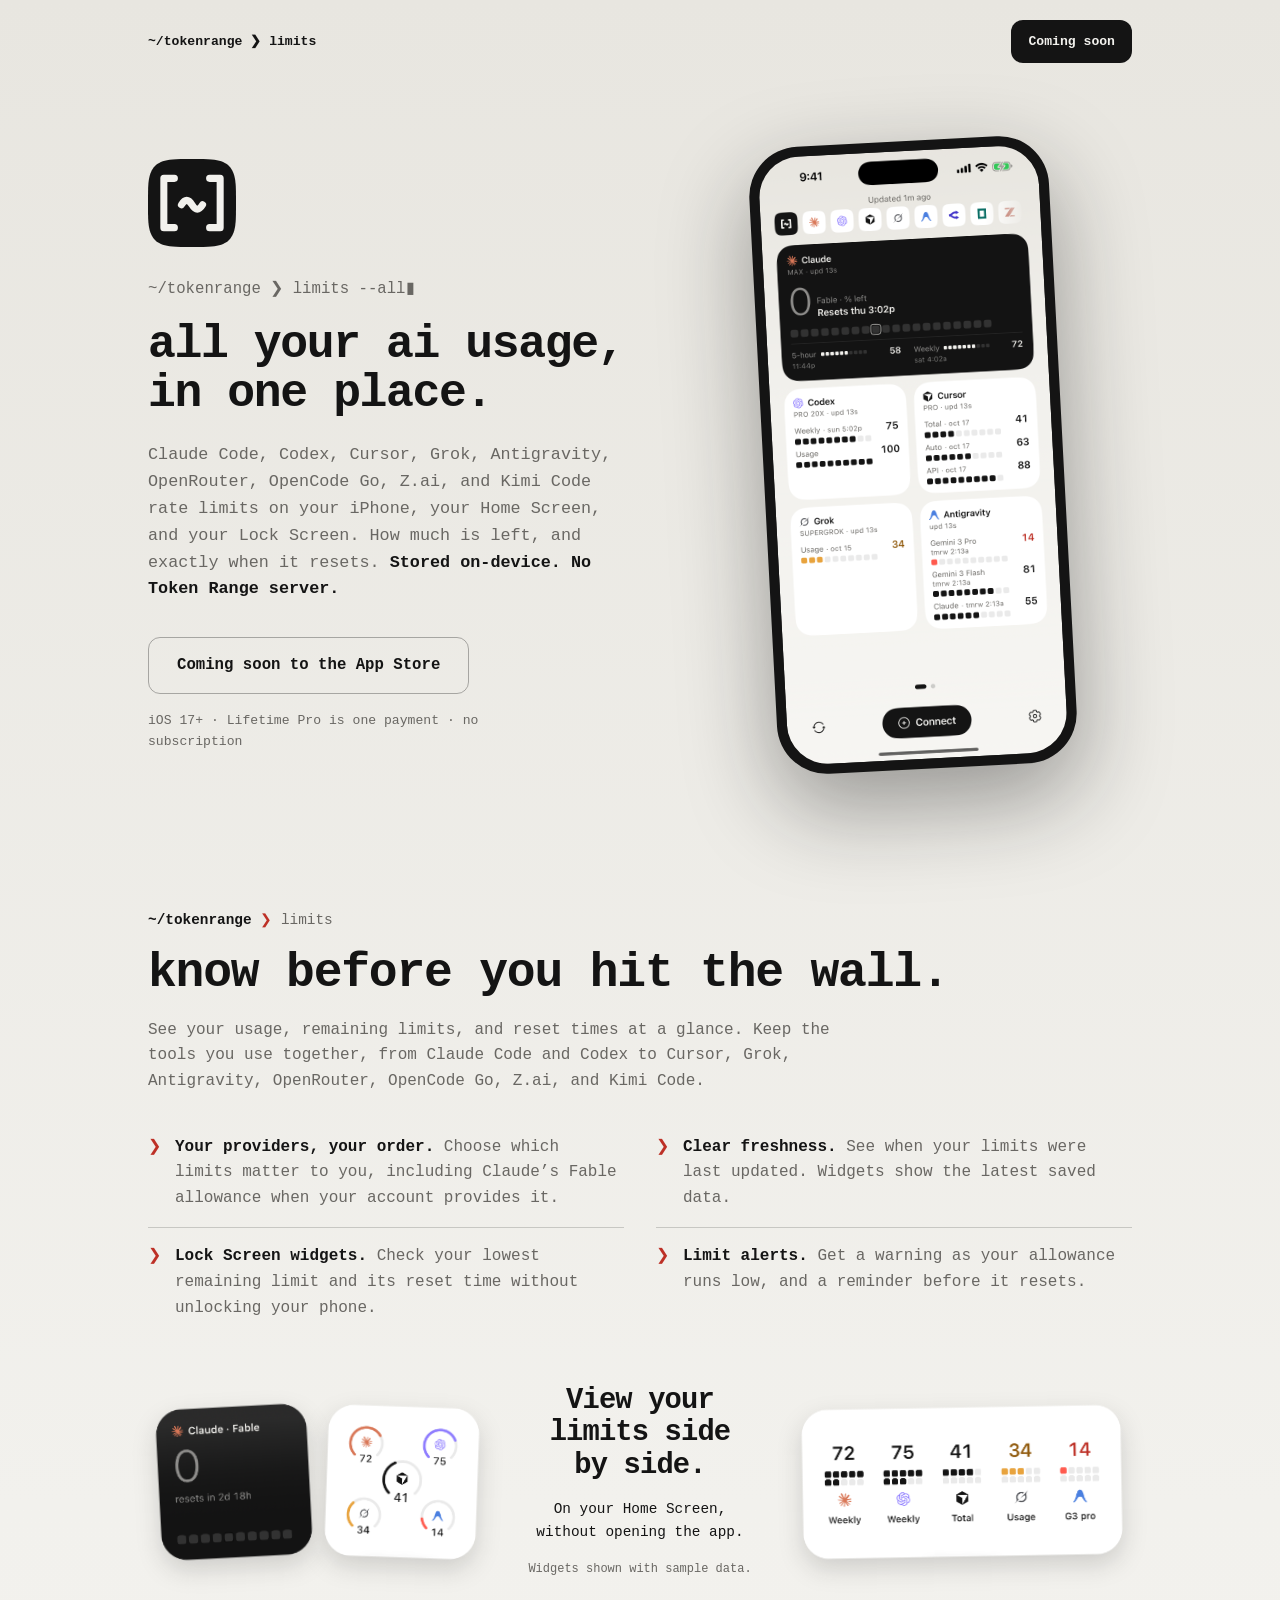
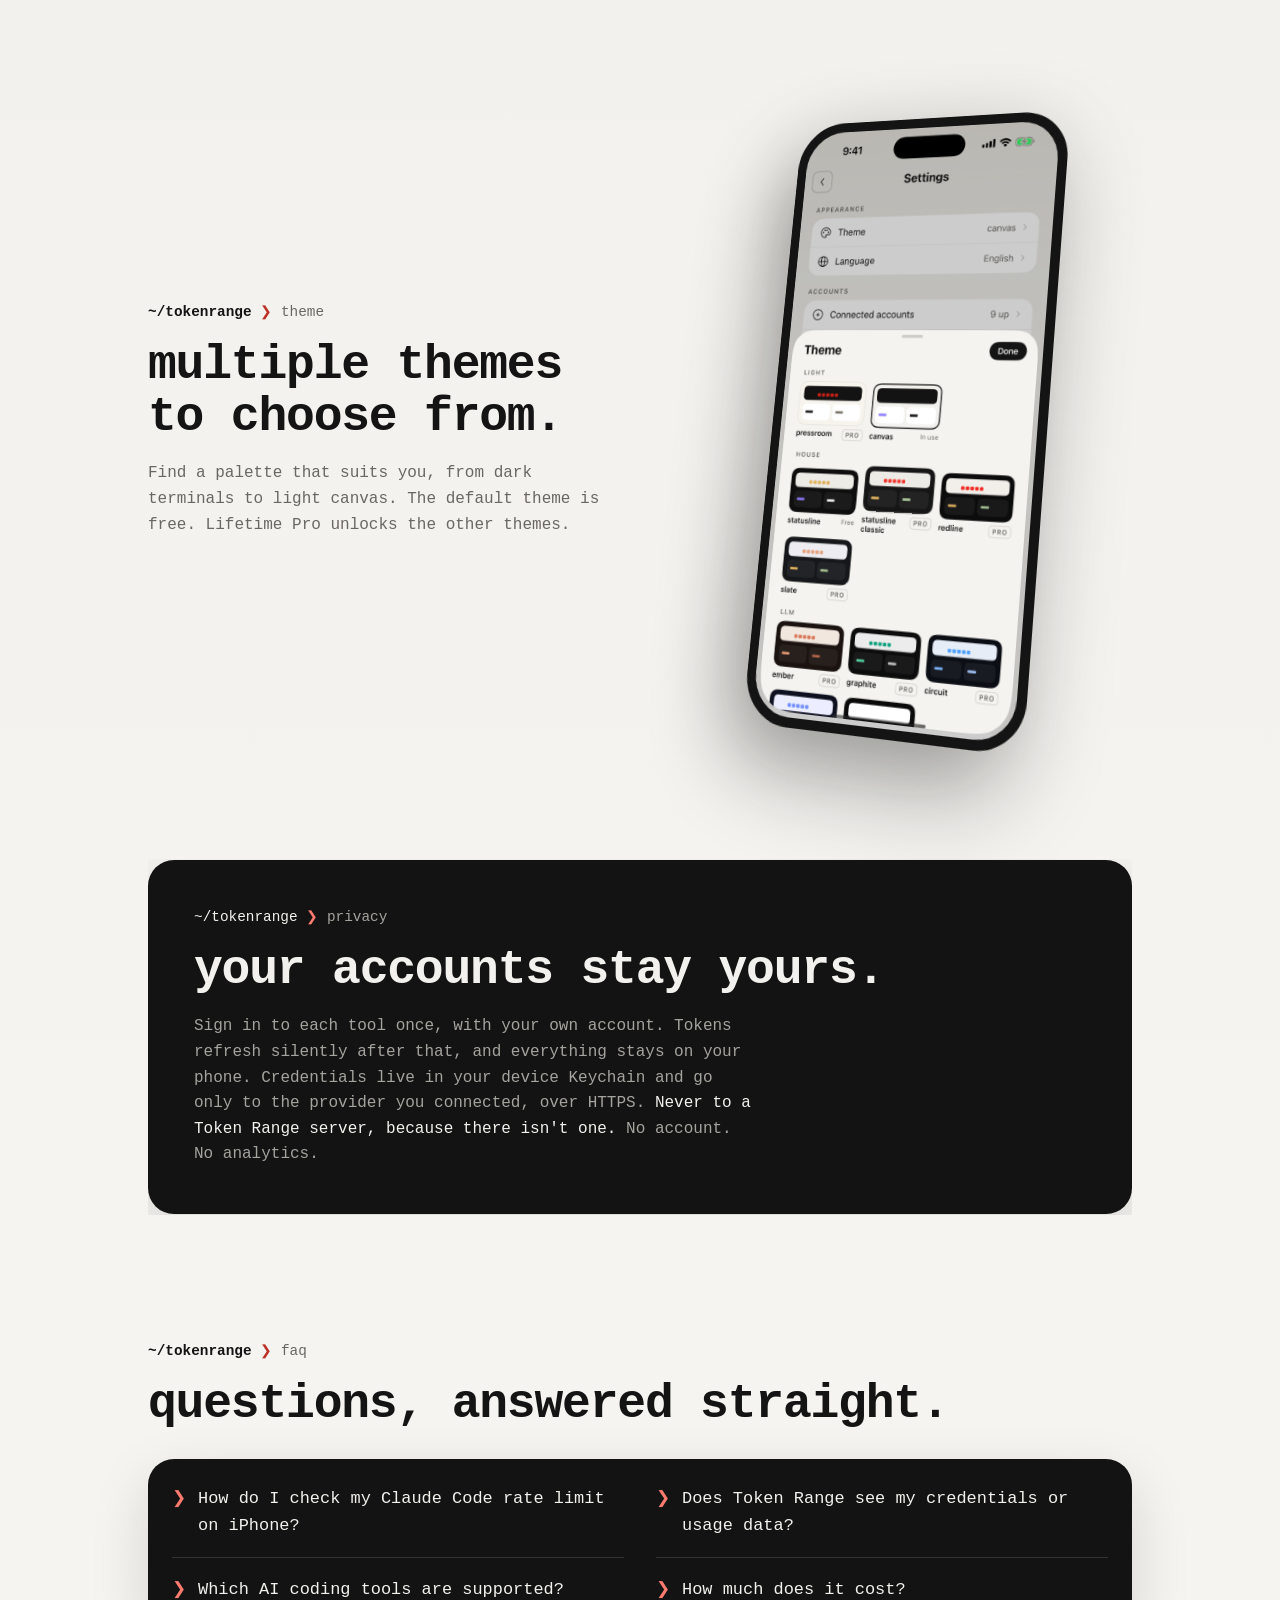
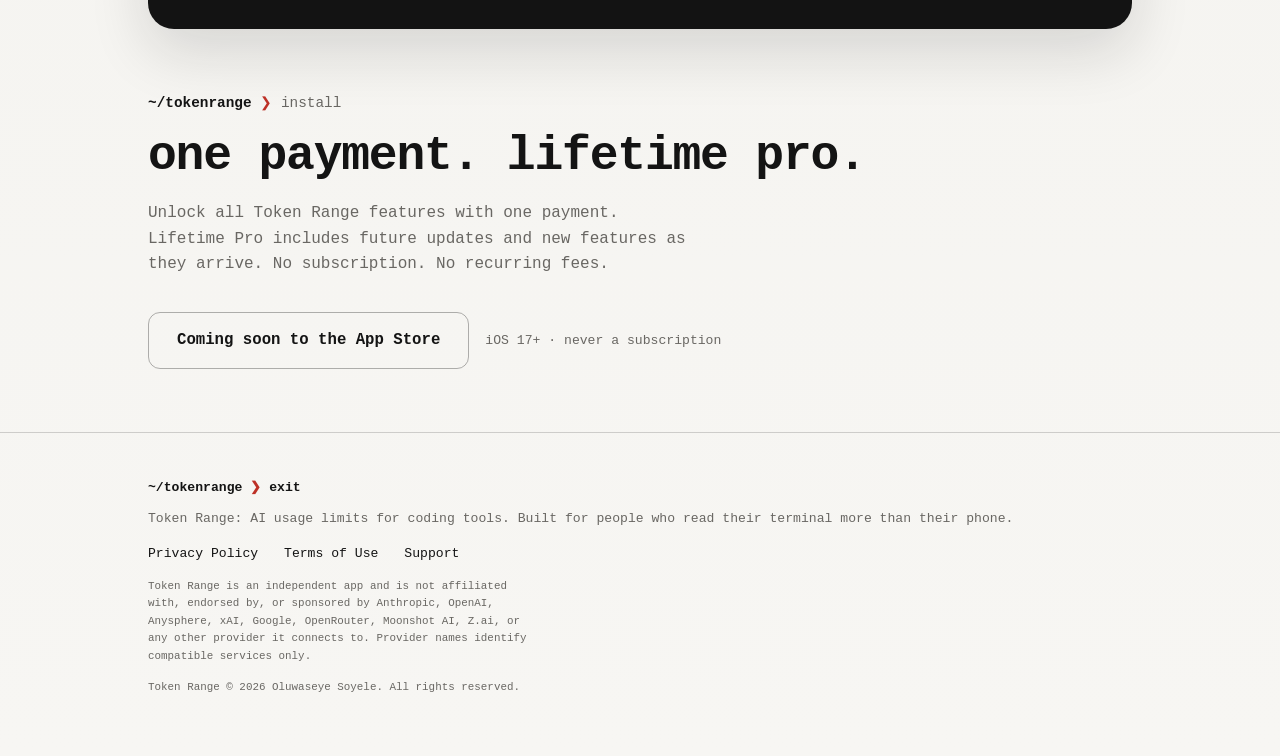
<file: index.html>
<!doctype html>
<html lang="en">
<head>
<meta charset="utf-8">
<meta name="viewport" content="width=device-width, initial-scale=1">
<title>Token Range: all your AI usage and limits, in one place</title>
<meta name="description" content="AI usage and rate limits for Claude Code, Codex, Cursor, Grok, Antigravity, OpenRouter, OpenCode Go, Z.ai, and Kimi Code on your iPhone, Home Screen, and Lock Screen. Credentials stay in your Keychain; there is no Token Range server.">
<link rel="canonical" href="https://tokenrange.app/">
<meta property="og:type" content="website">
<meta property="og:title" content="Token Range: all your AI usage and limits, in one place">
<meta property="og:description" content="AI usage and rate limits for Claude Code, Codex, Cursor, Grok, Antigravity, OpenRouter, OpenCode Go, Z.ai, and Kimi Code on your iPhone, widgets, and Lock Screen. Credentials stay in Keychain and go only to the provider you connect.">
<meta property="og:url" content="https://tokenrange.app/">
<meta property="og:image" content="https://tokenrange.app/assets/og.png">
<meta name="twitter:card" content="summary_large_image">
<meta name="twitter:title" content="Token Range: all your AI usage and limits, in one place">
<meta name="twitter:description" content="AI usage and rate limits for Claude Code, Codex, Cursor, Grok, Antigravity, OpenRouter, OpenCode Go, Z.ai, and Kimi Code. Keychain-only credentials. No server.">
<meta name="twitter:image" content="https://tokenrange.app/assets/og.png">
<meta name="theme-color" content="#F2F1ED">
<link rel="icon" href="assets/icon-1024.png">
<link rel="apple-touch-icon" href="assets/icon-1024.png">
<script type="application/ld+json">
{
  "@context": "https://schema.org",
  "@type": "SoftwareApplication",
  "name": "Token Range",
  "operatingSystem": "iOS 17.0 or later",
  "applicationCategory": "DeveloperApplication",
  "description": "AI usage and rate limits for Claude Code, Codex, Cursor, Grok, Antigravity, OpenRouter, OpenCode Go, Z.ai, and Kimi Code in the app, on Home Screen widgets, and on the Lock Screen. Credentials stay in the device Keychain; there is no Token Range server.",
  "offers": {
    "@type": "Offer",
    "price": "0",
    "priceCurrency": "USD",
    "description": "Free download with an optional Lifetime Pro purchase. Pay once to unlock all features, including future updates. No subscription."
  }
}
</script>
<script type="application/ld+json">
{
  "@context": "https://schema.org",
  "@type": "FAQPage",
  "mainEntity": [
    {
      "@type": "Question",
      "name": "How do I check my Claude Code rate limit on iPhone?",
      "acceptedAnswer": {
        "@type": "Answer",
        "text": "Install Token Range, sign in to Claude once, and your session and weekly limits appear in the app and widgets, with reset countdowns and the time of the last update."
      }
    },
    {
      "@type": "Question",
      "name": "Does Token Range see my credentials or usage data?",
      "acceptedAnswer": {
        "@type": "Answer",
        "text": "No. Credentials are stored in your device Keychain and sent only to the provider you connected, over HTTPS. There is no Token Range server, no analytics, and no account."
      }
    },
    {
      "@type": "Question",
      "name": "Which AI coding tools does Token Range support?",
      "acceptedAnswer": {
        "@type": "Answer",
        "text": "Claude Code, Codex, Cursor, Grok, Antigravity, OpenRouter, OpenCode Go, Z.ai, and Kimi Code at launch, with more tools on the way."
      }
    },
    {
      "@type": "Question",
      "name": "How much does Token Range cost?",
      "acceptedAnswer": {
        "@type": "Answer",
        "text": "Lifetime Pro is a one-time purchase that unlocks all Token Range features. Future updates and new features are included. No subscription or recurring fees."
      }
    }
  ]
}
</script>
<style>
  /* Token Range site — Bento B recolor (owner pick 2026-09-29).
     Palette matches the app's Bento B canvas/black-tile look. Flat fills only. */
  :root {
    --page: #F2F1ED;
    --bg: #131313; --ink: #F2F1ED; --dim: #A5A39E;
    --faint: #8E8C87; --off: rgba(242, 241, 237, 0.14);
    --red: #FF7B70;
    --ink-on-amber: #141414;
    /* Pure --red is a pale coral tuned for dark tiles and is unreadable on
       the light page. This deep red is the page-context chevron; pure
       --red stays inside dark tiles. */
    --red-on-amber: #BD3026;
    --claude: #D97757; --codex: #8E7CFF; --cursor: #ECECEA;
    --mono: ui-monospace, "SF Mono", SFMono-Regular, Menlo, Consolas, monospace;

    /* Type scale. Six steps on a ~1.09 ratio, replacing fifteen loose rem
       values that sat inside a 0.4rem band with no relationship. h1 and h2
       keep their clamp() fluid sizing and sit above this scale. */
    --t-2xs: 0.68rem; --t-xs: 0.75rem; --t-sm: 0.82rem;
    --t-md: 0.9rem; --t-lg: 0.98rem; --t-xl: 1.06rem;

    /* Radius scale. One value per role, not one per element. */
    --r-chip: 6px; --r-pill: 10px; --r-control: 12px; --r-card: 26px;
    --r-phone: 50px; --r-phone-inner: 41px;

    /* One shadow for every card-role surface. Three recipes existed for the
       same job; the differences were never intentional. */
    --shadow-card: 0 22px 60px rgba(20, 20, 20, 0.14);
    --shadow-phone: 0 34px 90px rgba(20, 20, 20, 0.4);
  }
  * { margin: 0; padding: 0; box-sizing: border-box; min-width: 0; }
  html { scroll-behavior: smooth; background: var(--page); }
  /* Owner ruling: the app-canvas gradient carries the ENTIRE page. Dark
     tiles are objects that pop on it, never full-bleed sections. */
  body {
    background: linear-gradient(180deg, #E8E6E0 0%, #F2F1ED 38%, #F7F6F3 100%);
    color: var(--ink-on-amber); font-family: var(--mono);
    line-height: 1.6; -webkit-font-smoothing: antialiased; overflow-x: hidden;
  }
  a { text-decoration: none; }
  /* Keyboard focus had no styling at all and fell back to the UA default,
     which is close to invisible on the page. Page-context controls take the
     dark ring; the FAQ sits on a dark card, so it takes the paper one. */
  a:focus-visible, summary:focus-visible {
    outline: 2px solid var(--ink-on-amber); outline-offset: 3px; border-radius: 4px;
  }
  .faq-list summary:focus-visible { outline-color: #F2F1ED; }
  ::selection { background: var(--ink-on-amber); color: #F2F1ED; }
  img { max-width: 100%; height: auto; display: block; }
  .wrap { max-width: 1080px; margin: 0 auto; padding: 0 clamp(20px, 5vw, 48px); }

  /* ---- hero: the splash, as a website ---- */
  .drench {
    color: var(--ink-on-amber);
    /* Capped so the hero never balloons on very tall displays. */
    min-height: min(94svh, 960px); display: flex; flex-direction: column;
  }
  .drench > header {
    display: flex; justify-content: space-between; align-items: center;
    width: 100%; max-width: 1080px; margin: 0 auto; gap: 16px;
    padding: 20px clamp(20px, 5vw, 48px);
  }
  .drench .prompt { font-size: var(--t-sm); font-weight: 700; }
  .hero-core {
    flex: 1; display: grid; grid-template-columns: 1.05fr 0.95fr;
    align-items: center; gap: clamp(24px, 5vw, 60px);
    padding-top: clamp(28px, 5vh, 56px);
    padding-bottom: clamp(40px, 7vh, 72px);
  }
  .token-mark { width: 88px; height: 88px; margin-bottom: 30px; }
  .typed { font-size: var(--t-lg); margin-bottom: 18px; color: #696763; }
  .typed .caret { animation: blink 1.1s steps(1) infinite; }
  @keyframes blink { 50% { opacity: 0; } }
  h1 {
    /* Sized so each of the two lines holds on one row at every width. The
       cap came down from 3.4rem when the headline gained three characters:
       "all your ai usage," needs 18 monospace columns, and 3.4rem overflowed
       the hero column and broke it into three lines. */
    font-size: clamp(1.6rem, 4vw, 2.9rem); line-height: 1.06;
    letter-spacing: -0.03em; font-weight: 700; text-wrap: balance;
  }
  .drench p.sub {
    margin-top: 24px; max-width: 46ch; font-size: clamp(0.98rem, 1.4vw, 1.05rem);
    color: #696763; text-wrap: pretty;
  }
  .drench p.sub b { color: var(--ink-on-amber); font-weight: 700; }
  /* ---- one CTA component ----
     The header pill and the hero action were two treatments of the same
     action on one screen: different radius, padding and hover. They are now
     one component with a compact modifier for the header. */
  .cta {
    background: var(--ink-on-amber); color: #F2F1ED;
    font-weight: 700; font-size: var(--t-lg); padding: 15px 28px;
    border-radius: var(--r-control); display: inline-block; flex-shrink: 0;
    border: 1px solid transparent;
    transition: transform 0.15s cubic-bezier(0.16, 1, 0.3, 1);
  }
  a.cta:hover { transform: translateY(-2px); }
  a.cta:active { transform: translateY(0) scale(0.97); transition-duration: 0.08s; }
  .cta.compact { font-size: var(--t-sm); padding: 10px 16px; }
  /* Reads as a status, not a button: nothing here is tappable until the
     App Store link exists, and a dead filled button is a broken promise. */
  .cta.pending {
    background: none; color: var(--ink-on-amber);
    border-color: rgba(20, 20, 20, 0.32);
    cursor: default; transform: none;
  }
  .cta-row { display: flex; gap: 16px; align-items: center; margin-top: 34px; flex-wrap: wrap; }
  .cta-row .note { font-size: var(--t-sm); color: #696763; flex-basis: 100%; max-width: 46ch; }

  .hero-shot { display: flex; justify-content: center; }
  .phone {
    width: min(300px, 74vw); border-radius: var(--r-phone); padding: 10px;
    background: var(--ink-on-amber);
    box-shadow: var(--shadow-phone);
    transform: rotate(-3deg);
  }
  .phone img { border-radius: var(--r-phone-inner); }
  @media (prefers-reduced-motion: no-preference) {
    .hero-shot .phone, .widget-piece { animation: hero-float 8s ease-in-out infinite; }
    @keyframes hero-float {
      0%, 100% { translate: 0 3px; }
      50% { translate: 0 -3px; }
    }
  }
  .token-glitch svg { display: block; width: 100%; height: 100%; }
  /* ---- dark sections ---- */
  main section.dark { padding: clamp(48px, 7vh, 72px) 0; }
  /* The closing block follows the FAQ, so it drops its own top padding
     rather than stacking two full section gaps. */
  main section.closing { padding-top: 0; }
  .kicker { color: #696763; font-size: var(--t-md); margin-bottom: 16px; }
  .kicker .path { color: var(--ink-on-amber); font-weight: 700; }
  .kicker .chev { color: var(--red-on-amber); }
  h2 {
    font-size: clamp(1.8rem, 4.4vw, 3rem); line-height: 1.08;
    letter-spacing: -0.025em; font-weight: 700; max-width: 24ch;
    text-wrap: balance; color: var(--ink-on-amber);
  }
  #faq > h2, .closing > h2 { max-width: none; text-wrap: wrap; }
  section p.lede {
    color: #696763; margin-top: 18px; max-width: 56ch; text-wrap: pretty;
  }
  section.dark p.lede b { color: var(--ink-on-amber); font-weight: 700; }

  .split {
    display: grid; grid-template-columns: 1fr 1fr;
    gap: clamp(32px, 6vw, 80px); align-items: center;
  }
  .split .shot { display: flex; justify-content: center; }
  /* Owner ruling: break the flat plane. The theme phone pivots so its
     bottom-right corner comes toward the viewer (~30deg of combined tilt). */
  .split .shot { perspective: 1400px; perspective-origin: 60% 50%; }
  .split .shot .phone {
    background: var(--ink-on-amber);
    transform: rotateY(-22deg) rotateX(9deg) rotateZ(1.5deg);
    transform-style: preserve-3d;
    box-shadow: -18px 34px 90px rgba(20, 20, 20, 0.42);
    transition: transform 0.9s cubic-bezier(0.16, 1, 0.3, 1);
  }
  @media (prefers-reduced-motion: no-preference) {
    /* It arrives flatter, then settles into the pivot. */
    .split .shot.in-view .phone { animation: pivot-in 1.1s cubic-bezier(0.16, 1, 0.3, 1) both; }
    @keyframes pivot-in {
      from { transform: rotateY(-4deg) rotateX(2deg) translateY(34px); opacity: 0; }
      to { transform: rotateY(-22deg) rotateX(9deg) rotateZ(1.5deg) translateY(0); opacity: 1; }
    }
  }

  .meter-demo {
    background: var(--bg); border-radius: var(--r-card); padding: 26px 24px;
    margin-top: 34px; max-width: 560px;
    box-shadow: var(--shadow-card);
  }
  .meter-demo .n { color: var(--ink); }
  .orow { display: flex; align-items: center; gap: 14px; padding: 12px 0; }
  .orow + .orow { border-top: 1px solid var(--off); }
  .orow .n { width: 9.5ch; font-size: var(--t-md); flex-shrink: 0; }
  .orow .n small { display: block; color: var(--faint); font-size: var(--t-2xs); }
  .track { flex: 1; height: 4px; background: var(--off); overflow: hidden; }
  .fill { height: 100%; width: 100%; transform: scaleX(var(--w)); transform-origin: left; }
  .orow .p { width: 5ch; text-align: right; font-size: var(--t-lg); }
  @media (prefers-reduced-motion: no-preference) {
    .meter-demo.in-view .fill { animation: fill 1s cubic-bezier(0.16, 1, 0.3, 1) both; }
    @keyframes fill { from { transform: scaleX(0); } }
  }
  .r-claude .fill { background: var(--claude); } .r-claude .p { color: var(--claude); }
  .r-codex .fill { background: var(--codex); } .r-codex .p { color: var(--codex); }
  .r-cursor .fill { background: var(--cursor); } .r-cursor .p { color: var(--cursor); }

  .limits-section h2 { max-width: none; }
  .limits-section > p.lede { max-width: 76ch; }
  .limits-section ul.features { display: grid; grid-template-columns: 1fr 1fr; gap: 0 32px; max-width: none; margin-top: 24px; }
  .limits-section ul.features li { border-top: 1px solid rgba(20,20,20,.18); padding: 16px 0; }
  .limits-section ul.features li:nth-child(-n+2) { border-top: 0; }
  .widget-proof { display: grid; grid-template-columns: 1fr minmax(192px,240px) 1fr; align-items: center; gap: 32px; margin-top: 48px; }
  .widget-proof figcaption { grid-column: 2; grid-row: 1; color: var(--ink-on-amber); text-align: center; font-size: var(--t-md); }
  .widget-proof figcaption h3 { font-size: clamp(1.4rem,2.4vw,1.8rem); line-height: 1.12; letter-spacing: -.03em; margin-bottom: 16px; text-wrap: balance; }
  .widget-proof figcaption small { display: block; margin-top: 16px; color: #696763; font-size: var(--t-xs); }
  .widget-family { display: grid; grid-template-columns: repeat(2, minmax(0, 1fr)); gap: 16px; align-items: center; width: 100%; max-width: 320px; justify-self: center; grid-row: 1; }
  .widget-family:first-of-type { grid-column: 1; }
  .widget-family:last-of-type { grid-column: 3; grid-template-columns: minmax(0, 1fr); }
  .widget-piece { margin: 0; }
  /* Real widget captures with transparent rounded corners: the shadow
     follows the image's own shape instead of a CSS box. */
  .widget-piece img { display: block; width: 100%; height: auto; filter: drop-shadow(0 10px 12px rgba(20,20,20,.16)); }
  .widget-piece.small:first-child { transform: rotate(-3deg); }
  .widget-piece.small:last-child { transform: rotate(2deg); }
  .widget-piece.wide { transform: rotate(-1deg); }
  @media (max-width: 640px) {
    .limits-section ul.features { grid-template-columns: 1fr; }
    .limits-section ul.features li:nth-child(2) { border-top: 1px solid rgba(20,20,20,.18); }
    .widget-proof { grid-template-columns: minmax(0, 1fr); gap: 24px; margin-top: 32px; }
    .widget-proof figcaption { grid-column: 1; grid-row: 1; max-width: 32ch; justify-self: center; }
    .widget-family, .widget-family:first-of-type, .widget-family:last-of-type { grid-column: 1; grid-row: auto; gap: 12px; max-width: 340px; }
  }

  ul.features { list-style: none; margin-top: 30px; max-width: 60ch; }
  ul.features li {
    padding: 16px 0; color: #696763;
    border-top: 1px solid rgba(20, 20, 20, 0.18);
    display: flex; gap: 14px; align-items: baseline;
  }
  ul.features li:first-child { border-top: 0; }
  ul.features li .mark { color: var(--red-on-amber); flex-shrink: 0; }
  ul.features li b { color: var(--ink-on-amber); font-weight: 700; }

  /* ---- privacy: a dark manifesto card that wipes in on the page ---- */
  section.band { padding: clamp(48px, 7vh, 72px) 0; }
  .promise-card {
    background: var(--bg); border-radius: var(--r-card);
    padding: clamp(28px, 4vw, 46px);
    box-shadow: var(--shadow-card);
  }
  .promise-card h2 { color: var(--ink); max-width: 26ch; }
  .promise-card .kicker { color: var(--dim); }
  .promise-card .kicker .path { color: #F2F1ED; font-weight: 400; }
  .promise-card .kicker .chev { color: var(--red); }
  .promise-card p.lede { color: var(--dim); max-width: 58ch; }
  .promise-card p.lede b { color: #F2F1ED; font-weight: 400; }
  @media (prefers-reduced-motion: no-preference) {
    .promise-card.in-view { animation: wipe 0.85s cubic-bezier(0.16, 1, 0.3, 1) both; }
    @keyframes wipe {
      from { clip-path: inset(0 100% 0 0); opacity: 0.45; }
      to { clip-path: inset(0 0 0 0); opacity: 1; }
    }
  }

  /* ---- FAQ ---- */
  .faq-list {
    display: grid; grid-template-columns: 1fr 1fr; gap: 0 32px;
    margin-top: 28px; width: 100%; background: var(--bg);
    border-radius: var(--r-card); padding: 8px 24px;
    box-shadow: var(--shadow-card);
  }
  details { border-top: 1px solid var(--off); padding: 18px 0; }
  details:nth-child(-n+2) { border-top: 0; }
  @media (max-width: 640px) { .faq-list { grid-template-columns: 1fr; } details:nth-child(2) { border-top: 1px solid var(--off); } }
  details summary {
    cursor: pointer; color: var(--ink); list-style: none;
    display: flex; gap: 12px; align-items: baseline; font-size: var(--t-xl);
  }
  details summary::-webkit-details-marker { display: none; }
  details summary::before { content: "❯"; color: var(--red); transition: transform 0.18s cubic-bezier(0.16, 1, 0.3, 1); }
  details[open] summary::before { transform: rotate(90deg); }
  details p { margin-top: 12px; padding-left: 24px; color: var(--dim); max-width: 60ch; }

  footer {
    border-top: 1px solid rgba(20, 20, 20, 0.18); padding: 44px 0 60px;
    color: #696763; font-size: var(--t-sm);
  }
  footer .prompt { margin-bottom: 10px; color: var(--ink-on-amber); font-weight: 700; }
  footer .prompt .chev { color: var(--red-on-amber); }
  footer .legal { margin-top: 14px; }
  footer .legal a {
    color: var(--ink-on-amber); margin-right: 18px;
    text-underline-offset: 3px; text-decoration-thickness: 1px;
  }
  footer .compliance { margin-top: 14px; font-size: var(--t-2xs); max-width: 60ch; }

  /* ---- reveals: visible by default, entrance on observe only ---- */
  @media (prefers-reduced-motion: no-preference) {
    .rv.in-view { animation: rise 0.65s cubic-bezier(0.16, 1, 0.3, 1) both; }
    .rv.in-view.late { animation-delay: 0.12s; }
    @keyframes rise { from { opacity: 0; transform: translateY(18px); } }

    /* Each surface arrives its own way, never one uniform fade. */
    /* meters: slide in from the left, like output printing */
    .meter-demo.in-view { animation: slide-left 0.75s cubic-bezier(0.16, 1, 0.3, 1) both; }
    @keyframes slide-left { from { opacity: 0; transform: translateX(-34px); } }

    /* phones: rise with a slight counter-rotation settle */
    /* (the split phone runs its own pivot-in; see the 3D block) */

    /* FAQ card: unfolds from its top edge */
    .faq-list.in-view { animation: unfold 0.7s cubic-bezier(0.16, 1, 0.3, 1) both; transform-origin: top center; }
    @keyframes unfold { from { opacity: 0; transform: scaleY(0.86); } }
  }
  @media (prefers-reduced-motion: reduce) {
    .typed .caret, .hero-shot .phone, .token-glitch .ghost { animation: none; }
    .split .shot .phone { animation: none; }
    html { scroll-behavior: auto; }
  }

  @media (max-width: 820px) {
    .hero-core { grid-template-columns: 1fr; }
    .hero-shot { margin-top: 12px; }
    .split { grid-template-columns: 1fr; }
    .split .shot { margin-top: 28px; }
  }
</style>
</head>
<body>

<svg width="0" height="0" style="position:absolute" aria-hidden="true">
  <defs>
    <!-- Exact Squircle face (superellipse n=4) + TerminalTokenGlyph "[~]", ported from the app (WULF 2026-09-29 row C) -->
    <g id="tokmark-dark">
      <path fill="#141414" d="M 100.00 50.00 L 99.95 62.79 L 99.79 68.06 L 99.52 72.08 L 99.14 75.44 L 98.66 78.35 L 98.06 80.93 L 97.35 83.25 L 96.53 85.36 L 95.59 87.27 L 94.54 89.01 L 93.35 90.60 L 92.04 92.04 L 90.60 93.35 L 89.01 94.54 L 87.27 95.59 L 85.36 96.53 L 83.25 97.35 L 80.93 98.06 L 78.35 98.66 L 75.44 99.14 L 72.08 99.52 L 68.06 99.79 L 62.79 99.95 L 50.00 100.00 L 37.21 99.95 L 31.94 99.79 L 27.92 99.52 L 24.56 99.14 L 21.65 98.66 L 19.07 98.06 L 16.75 97.35 L 14.64 96.53 L 12.73 95.59 L 10.99 94.54 L 9.40 93.35 L 7.96 92.04 L 6.65 90.60 L 5.46 89.01 L 4.41 87.27 L 3.47 85.36 L 2.65 83.25 L 1.94 80.93 L 1.34 78.35 L 0.86 75.44 L 0.48 72.08 L 0.21 68.06 L 0.05 62.79 L 0.00 50.00 L 0.05 37.21 L 0.21 31.94 L 0.48 27.92 L 0.86 24.56 L 1.34 21.65 L 1.94 19.07 L 2.65 16.75 L 3.47 14.64 L 4.41 12.73 L 5.46 10.99 L 6.65 9.40 L 7.96 7.96 L 9.40 6.65 L 10.99 5.46 L 12.73 4.41 L 14.64 3.47 L 16.75 2.65 L 19.07 1.94 L 21.65 1.34 L 24.56 0.86 L 27.92 0.48 L 31.94 0.21 L 37.21 0.05 L 50.00 0.00 L 62.79 0.05 L 68.06 0.21 L 72.08 0.48 L 75.44 0.86 L 78.35 1.34 L 80.93 1.94 L 83.25 2.65 L 85.36 3.47 L 87.27 4.41 L 89.01 5.46 L 90.60 6.65 L 92.04 7.96 L 93.35 9.40 L 94.54 10.99 L 95.59 12.73 L 96.53 14.64 L 97.35 16.75 L 98.06 19.07 L 98.66 21.65 L 99.14 24.56 L 99.52 27.92 L 99.79 31.94 L 99.95 37.21 Z"/>
      <g stroke="#F2F1ED" stroke-width="8" stroke-linecap="round" stroke-linejoin="round" fill="none">
        <path d="M 30 22 L 18 22 L 18 78 L 30 78"/>
        <path d="M 70 22 L 82 22 L 82 78 L 70 78"/>
        <path d="M 38 52 Q 44 42 50 52 Q 56 62 62 52"/>
      </g>
    </g>
  </defs>
</svg>

<div class="drench">
  <header>
    <span class="prompt">~/tokenrange ❯ limits</span>
    <a class="cta compact" href="#get">Coming soon</a>
  </header>
  <div class="wrap hero-core">
    <div>
      <div class="token-glitch token-mark" aria-hidden="true">
        <svg viewBox="0 0 100 100"><use href="#tokmark-dark"/></svg>
      </div>
      <p class="typed" aria-hidden="true">~/tokenrange ❯ <span id="typed"></span><span class="caret">▮</span></p>
      <h1>all your ai usage,<br>in one place.</h1>
      <p class="sub">Claude Code, Codex, Cursor, Grok, Antigravity, OpenRouter, OpenCode Go, Z.ai, and Kimi Code rate limits on your
      iPhone, your Home Screen, and your Lock Screen. How much is left, and
      exactly when it resets. <b>Stored on-device. No Token Range server.</b></p>
      <div class="cta-row" id="get">
        <!-- APP STORE LINK GOES HERE. One other copy sits in the closing
             section at the bottom of the page; update both together.
             When Token Range is live, replace the <span> below with:
             <a class="cta" href="https://apps.apple.com/app/id6796709767">Get Token Range for iOS</a>
             App Store Connect Apple ID: 6796709767. -->
        <span class="cta pending">Coming soon to the App Store</span>
        <span class="note">iOS 17+ · Lifetime Pro is one payment · no subscription</span>
      </div>
    </div>
    <div class="hero-shot">
      <div class="phone">
        <img src="assets/bento-shot-dashboard.png?v=20261005c" width="1320" height="2868"
             alt="Token Range dashboard with a 9-provider chip rail, a black Claude hero card with a 20-cell pace-ring meter, and white Codex, Cursor, Grok, and Antigravity tiles, each with grid-cell meters, sample data"
             fetchpriority="high">
      </div>
    </div>
  </div>
</div>

<main>
  <div class="wrap">
    <section class="dark limits-section" id="limits">
      <p class="kicker rv"><span class="path">~/tokenrange</span> <span class="chev">❯</span> limits</p>
      <h2 class="rv">know before you hit the wall.</h2>
      <p class="lede rv late">See your usage, remaining limits, and reset times at a glance.
      Keep the tools you use together, from Claude Code and Codex to Cursor, Grok, Antigravity, OpenRouter, OpenCode Go, Z.ai, and Kimi Code.</p>
      <ul class="features rv late">
        <li><span class="mark">❯</span><span><b>Your providers, your order.</b> Choose which limits matter to you, including Claude’s Fable allowance when your account provides it.</span></li>
        <li><span class="mark">❯</span><span><b>Clear freshness.</b> See when your limits were last updated. Widgets show the latest saved data.</span></li>
        <li><span class="mark">❯</span><span><b>Lock Screen widgets.</b> Check your lowest remaining limit and its reset time without unlocking your phone.</span></li>
        <li><span class="mark">❯</span><span><b>Limit alerts.</b> Get a warning as your allowance runs low, and a reminder before it resets.</span></li>
      </ul>

      <figure class="widget-proof">
        <figcaption><h3>View your limits side by side.</h3>
          <p>On your Home Screen, without opening the app.</p>
          <small>Widgets shown with sample data.</small>
        </figcaption>
          <div class="widget-family">
            <div class="widget-piece small"><img src="assets/widget-single.png?v=20261005" width="528" height="529" alt="Small Single Limit widget showing Claude's Fable allowance and its reset time, with sample data"></div>
            <div class="widget-piece small"><img src="assets/widget-arches.png?v=20261018" width="528" height="529" alt="Small Arches widget showing five providers as ring gauges, with sample data"></div>
          </div>
          <div class="widget-family">
            <div class="widget-piece wide"><img src="assets/widget-bars.png?v=20261018" width="1132" height="529" alt="Medium Bars widget showing five providers as cell meters, with sample data"></div>
          </div>
      </figure>

    </section>

    <section class="dark">
      <div class="split">
        <div>
          <p class="kicker rv"><span class="path">~/tokenrange</span> <span class="chev">❯</span> theme</p>
          <h2 class="rv">multiple themes to choose from.</h2>
          <p class="lede rv late">Find a palette that suits you, from dark terminals to light canvas.
          The default theme is free. Lifetime Pro unlocks the other themes.</p>
        </div>
        <div class="shot">
          <div class="phone">
            <img src="assets/bento-shot-themes.png?v=20261005c" width="1320" height="2868"
                 alt="Token Range theme sheet showing light, house, LLM, and terminal skins grouped with PRO locks, canvas in use">
          </div>
        </div>
      </div>
    </section>
  </div>

  <section class="band">
    <div class="wrap">
      <div class="promise-card">
      <p class="kicker"><span class="path">~/tokenrange</span> <span class="chev">❯</span> privacy</p>
      <h2>your accounts stay yours.</h2>
      <p class="lede">Sign in to each tool once, with your own
      account. Tokens refresh silently after that, and everything stays on
      your phone. Credentials live in your device Keychain and go only to
      the provider you connected, over HTTPS. <b>Never to a Token Range
      server, because there isn't one.</b> No account. No analytics.</p>
      </div>
    </div>
  </section>

  <div class="wrap">
    <section class="dark" id="faq">
      <p class="kicker rv"><span class="path">~/tokenrange</span> <span class="chev">❯</span> faq</p>
      <h2 class="rv">questions, answered straight.</h2>
      <div class="faq-list rv late">
        <details>
          <summary>How do I check my Claude Code rate limit on iPhone?</summary>
          <p>Install Token Range and sign in to Claude once. Your session and
          weekly limits appear in the app, on Home Screen widgets, and on
          the Lock Screen, with reset countdowns.</p>
        </details>
        <details>
          <summary>Does Token Range see my credentials or usage data?</summary>
          <p>No. Credentials live in your device Keychain and are sent only to
          the provider you connected, over HTTPS. There is no Token Range
          server, no analytics, and no account to create.</p>
        </details>
        <details>
          <summary>Which AI coding tools are supported?</summary>
          <p>Claude Code, Codex, Cursor, Grok, Antigravity, OpenRouter, OpenCode Go, Z.ai, and Kimi Code at launch, with more tools on the way.</p>
        </details>
        <details>
          <summary>How much does it cost?</summary>
          <p>Lifetime Pro is a one-time purchase that unlocks all Token Range features.
          Future updates and new features are included. No subscription or recurring fees.</p>
        </details>
      </div>
    </section>

    <section class="dark closing">
      <p class="kicker rv"><span class="path">~/tokenrange</span> <span class="chev">❯</span> install</p>
      <h2 class="rv">one payment. lifetime pro.</h2>
      <p class="lede rv late">Unlock all Token Range features with one payment. Lifetime Pro includes
      future updates and new features as they arrive. No subscription. No recurring fees.</p>
      <div class="cta-row">
        <!-- Second and last copy of the App Store link. See the hero. -->
        <span class="cta pending">Coming soon to the App Store</span>
        <span class="note">iOS 17+ · never a subscription</span>
      </div>
    </section>
  </div>
</main>

<footer>
  <div class="wrap">
    <p class="prompt"><span class="path">~/tokenrange</span> <span class="chev">❯</span> exit</p>
    <p>Token Range: AI usage limits for coding tools. Built for people who
    read their terminal more than their phone.</p>
    <p class="legal"><a href="/privacy/">Privacy Policy</a> <a href="/terms/">Terms of Use</a> <a href="/support/">Support</a></p>
    <p class="compliance">Token Range is an independent app and is not affiliated with, endorsed by, or sponsored by Anthropic, OpenAI, Anysphere, xAI, Google, OpenRouter, Moonshot AI, Z.ai, or any other provider it connects to. Provider names identify compatible services only.</p>
    <p class="compliance">Token Range &copy; 2026 Oluwaseye Soyele. All rights reserved.</p>
  </div>
</footer>

<script>
  var reduced = matchMedia("(prefers-reduced-motion: reduce)").matches;

  // Typed hero command — the splash, on the web.
  (function () {
    var el = document.getElementById("typed");
    var text = "limits --all";
    if (reduced) { el.textContent = text; return; }
    var i = 0;
    (function tick() {
      if (i <= text.length) {
        el.textContent = text.slice(0, i);
        i += 1;
        setTimeout(tick, 46 + Math.random() * 40);
      }
    })();
  })();

  // Entrance reveals: enhance already-visible content.
  var io = new IntersectionObserver(function (entries) {
    entries.forEach(function (entry) {
      if (entry.isIntersecting) {
        entry.target.classList.add("in-view");
        io.unobserve(entry.target);
      }
    });
  }, { threshold: 0.2 });
  document.querySelectorAll(".rv, .meter-demo, .shot, .faq-list, .promise-card").forEach(function (el) {
    io.observe(el);
  });

</script>
</body>
</html>
</file>
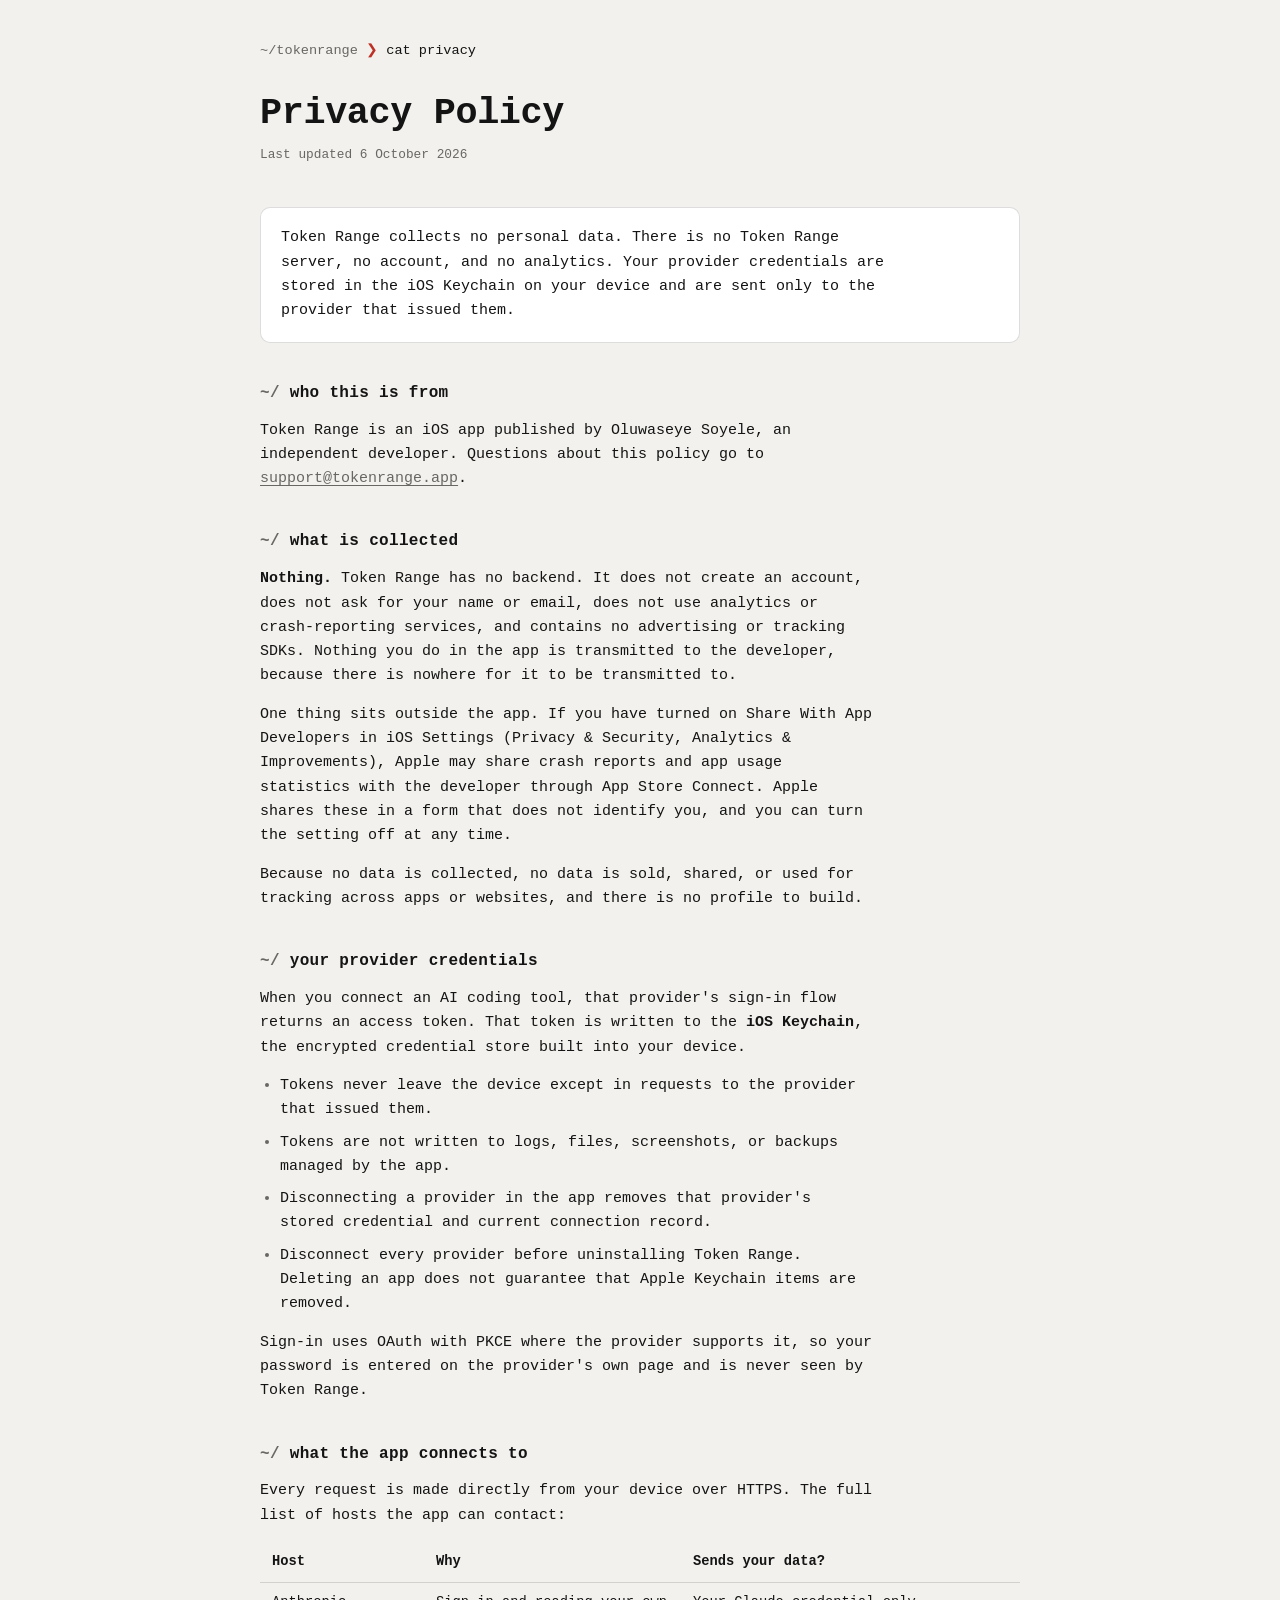
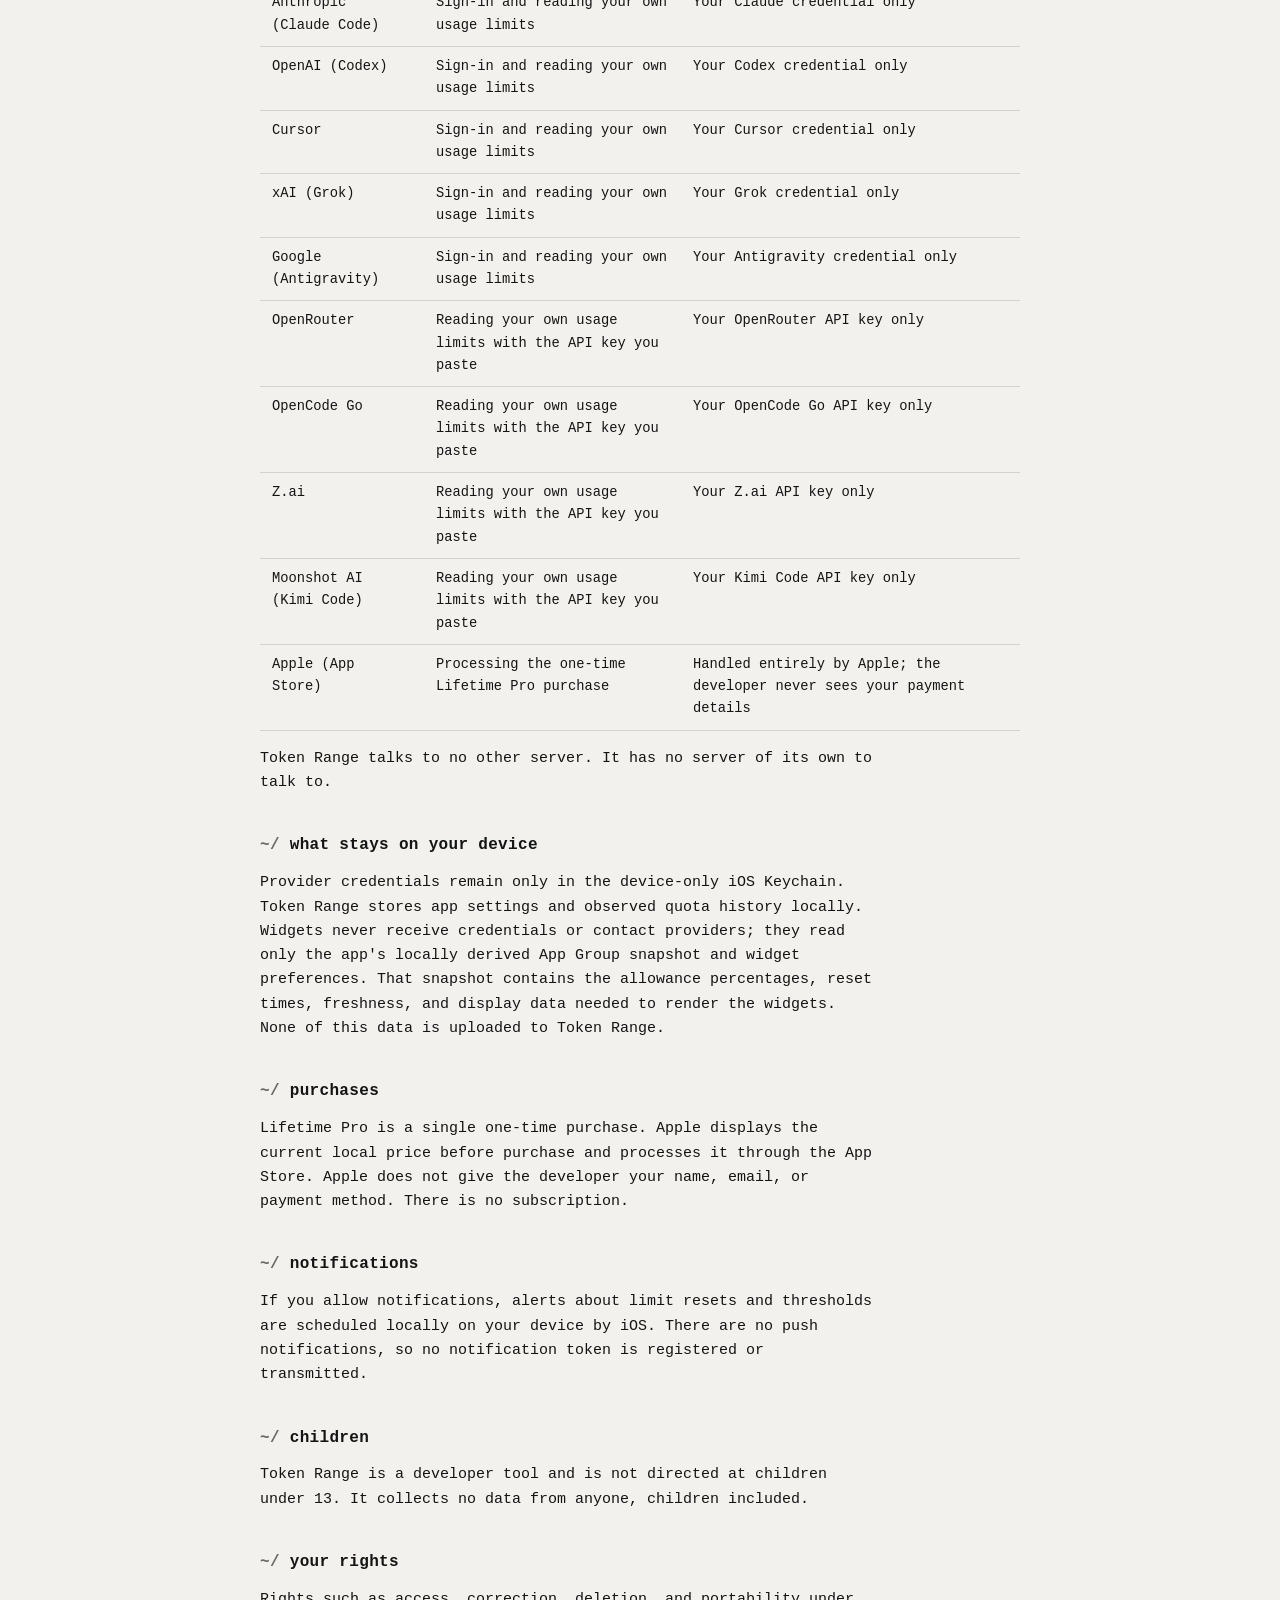
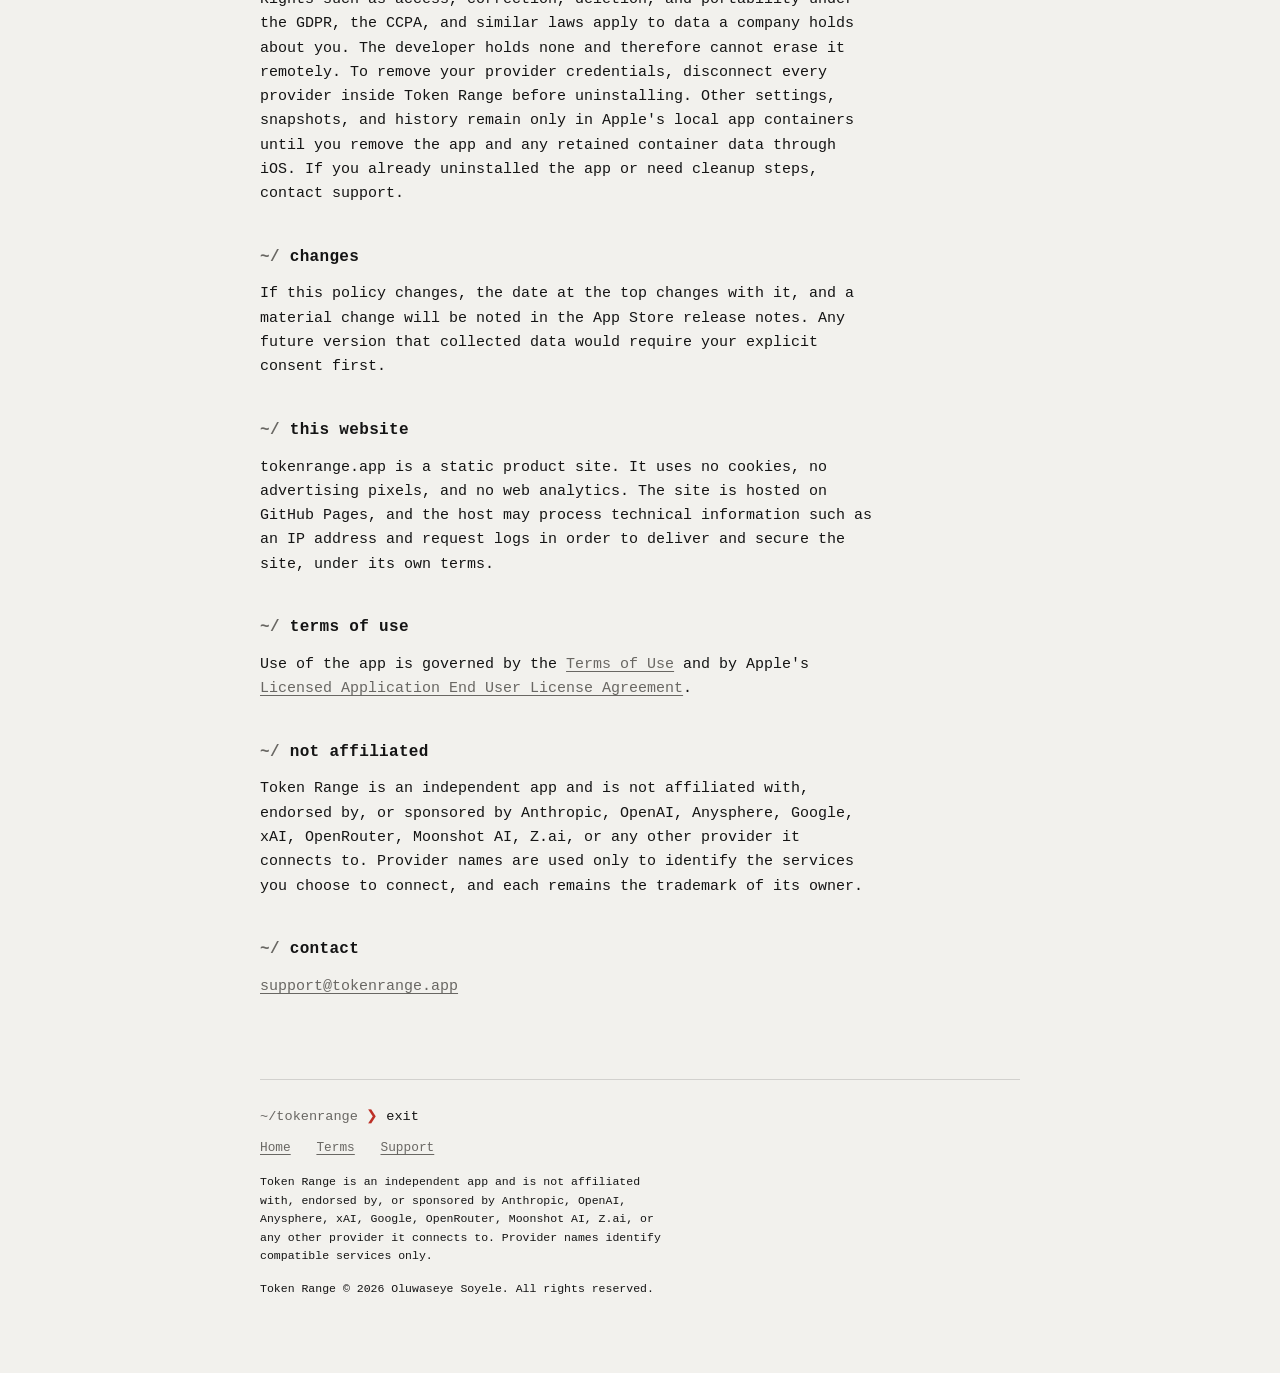
<file: privacy/index.html>
<!doctype html>
<html lang="en">
<head>
<meta charset="utf-8">
<meta name="viewport" content="width=device-width, initial-scale=1">
<title>Privacy Policy — Token Range</title>
<meta name="description" content="Token Range collects nothing. Credentials stay in the iOS Keychain on your device, and there is no Token Range server.">
<link rel="canonical" href="https://tokenrange.app/privacy/">
<meta name="robots" content="index, follow">
<meta property="og:type" content="website">
<meta property="og:title" content="Privacy Policy — Token Range">
<meta property="og:description" content="Token Range collects nothing. Credentials stay in the iOS Keychain on your device, and there is no Token Range server.">
<meta property="og:url" content="https://tokenrange.app/privacy/">
<meta property="og:image" content="https://tokenrange.app/assets/og.png">
<meta name="theme-color" content="#F2F1ED" media="(prefers-color-scheme: light)">
<meta name="theme-color" content="#131313" media="(prefers-color-scheme: dark)">
<link rel="icon" href="/assets/icon-1024.png">
<link rel="apple-touch-icon" href="/assets/icon-1024.png">
<link rel="stylesheet" href="/assets/legal.css">
<style>
  /* Page-specific: the third-party connection table. */
  .lede {
    background: var(--surface); border: 1px solid var(--off); border-radius: 10px;
    padding: 18px 20px; margin: 26px 0 6px;
  }
  .lede p { color: var(--ink); margin: 0; }
  table { border-collapse: collapse; width: 100%; margin: 0 0 16px; font-size: 0.86rem; }
  .scroller { overflow-x: auto; }
  th, td { text-align: left; padding: 9px 12px; border-bottom: 1px solid var(--off); vertical-align: top; }
  th { color: var(--ink); font-weight: 700; white-space: nowrap; }
  td { color: var(--dim); }
</style>
</head>
<body>

<header class="wrap">
  <p class="prompt"><span class="path">~/tokenrange</span> <span class="chev">❯</span> cat privacy</p>
  <h1>Privacy Policy</h1>
  <p class="updated">Last updated 6 October 2026</p>
</header>

<main class="wrap">

  <div class="lede">
    <p>Token Range collects no personal data. There is no Token Range server,
    no account, and no analytics. Your provider credentials are stored in the
    iOS Keychain on your device and are sent only to the provider that issued
    them.</p>
  </div>

  <h2>who this is from</h2>
  <p>Token Range is an iOS app published by Oluwaseye Soyele, an independent
  developer. Questions about this policy go to
  <a href="mailto:support@tokenrange.app">support@tokenrange.app</a>.</p>

  <h2>what is collected</h2>
  <p><strong>Nothing.</strong> Token Range has no backend. It does not create
  an account, does not ask for your name or email, does not use analytics or
  crash-reporting services, and contains no advertising or tracking SDKs.
  Nothing you do in the app is transmitted to the developer, because there is
  nowhere for it to be transmitted to.</p>
  <p>One thing sits outside the app. If you have turned on Share With App
  Developers in iOS Settings (Privacy &amp; Security, Analytics &amp;
  Improvements), Apple may share crash reports and app usage statistics with
  the developer through App Store Connect. Apple shares these in a form that
  does not identify you, and you can turn the setting off at any time.</p>
  <p>Because no data is collected, no data is sold, shared, or used for
  tracking across apps or websites, and there is no profile to build.</p>

  <h2>your provider credentials</h2>
  <p>When you connect an AI coding tool, that provider's sign-in flow returns
  an access token. That token is written to the <strong>iOS Keychain</strong>,
  the encrypted credential store built into your device.</p>
  <ul>
    <li>Tokens never leave the device except in requests to the provider that
    issued them.</li>
    <li>Tokens are not written to logs, files, screenshots, or backups managed
    by the app.</li>
    <li>Disconnecting a provider in the app removes that provider's stored
    credential and current connection record.</li>
    <li>Disconnect every provider before uninstalling Token Range. Deleting an
    app does not guarantee that Apple Keychain items are removed.</li>
  </ul>
  <p>Sign-in uses OAuth with PKCE where the provider supports it, so your
  password is entered on the provider's own page and is never seen by Token
  Range.</p>

  <h2>what the app connects to</h2>
  <p>Every request is made directly from your device over HTTPS. The full list
  of hosts the app can contact:</p>
  <div class="scroller">
  <table>
    <thead>
      <tr><th>Host</th><th>Why</th><th>Sends your data?</th></tr>
    </thead>
    <tbody>
      <tr>
        <td>Anthropic (Claude Code)</td>
        <td>Sign-in and reading your own usage limits</td>
        <td>Your Claude credential only</td>
      </tr>
      <tr>
        <td>OpenAI (Codex)</td>
        <td>Sign-in and reading your own usage limits</td>
        <td>Your Codex credential only</td>
      </tr>
      <tr>
        <td>Cursor</td>
        <td>Sign-in and reading your own usage limits</td>
        <td>Your Cursor credential only</td>
      </tr>
      <tr>
        <td>xAI (Grok)</td>
        <td>Sign-in and reading your own usage limits</td>
        <td>Your Grok credential only</td>
      </tr>
      <tr>
        <td>Google (Antigravity)</td>
        <td>Sign-in and reading your own usage limits</td>
        <td>Your Antigravity credential only</td>
      </tr>
      <tr>
        <td>OpenRouter</td>
        <td>Reading your own usage limits with the API key you paste</td>
        <td>Your OpenRouter API key only</td>
      </tr>
      <tr>
        <td>OpenCode Go</td>
        <td>Reading your own usage limits with the API key you paste</td>
        <td>Your OpenCode Go API key only</td>
      </tr>
      <tr>
        <td>Z.ai</td>
        <td>Reading your own usage limits with the API key you paste</td>
        <td>Your Z.ai API key only</td>
      </tr>
      <tr>
        <td>Moonshot AI (Kimi Code)</td>
        <td>Reading your own usage limits with the API key you paste</td>
        <td>Your Kimi Code API key only</td>
      </tr>
      <tr>
        <td>Apple (App Store)</td>
        <td>Processing the one-time Lifetime Pro purchase</td>
        <td>Handled entirely by Apple; the developer never sees your payment
        details</td>
      </tr>
    </tbody>
  </table>
  </div>
  <p>Token Range talks to no other server. It has no server of its own to talk
  to.</p>

  <h2>what stays on your device</h2>
  <p>Provider credentials remain only in the device-only iOS Keychain. Token
  Range stores app settings and observed quota history locally. Widgets never
  receive credentials or contact providers; they read only the app's locally
  derived App Group snapshot and widget preferences. That snapshot contains
  the allowance percentages, reset times, freshness, and display data needed
  to render the widgets. None of this data is uploaded to Token Range.</p>

  <h2>purchases</h2>
  <p>Lifetime Pro is a single one-time purchase. Apple displays the current
  local price before purchase and processes it through the App Store. Apple
  does not give the developer your name, email, or payment method. There is no
  subscription.</p>

  <h2>notifications</h2>
  <p>If you allow notifications, alerts about limit resets and thresholds are
  scheduled locally on your device by iOS. There are no push notifications,
  so no notification token is registered or transmitted.</p>

  <h2>children</h2>
  <p>Token Range is a developer tool and is not directed at children under 13.
  It collects no data from anyone, children included.</p>

  <h2>your rights</h2>
  <p>Rights such as access, correction, deletion, and portability under the
  GDPR, the CCPA, and similar laws apply to data a company holds about you.
  The developer holds none and therefore cannot erase it remotely. To remove
  your provider credentials, disconnect every provider inside Token Range
  before uninstalling. Other settings, snapshots, and history remain only in
  Apple's local app containers until you remove the app and any retained
  container data through iOS. If you already uninstalled the app or need
  cleanup steps, contact support.</p>

  <h2>changes</h2>
  <p>If this policy changes, the date at the top changes with it, and a
  material change will be noted in the App Store release notes. Any future
  version that collected data would require your explicit consent first.</p>

  <h2>this website</h2>
  <p>tokenrange.app is a static product site. It uses no cookies, no
  advertising pixels, and no web analytics. The site is hosted on GitHub
  Pages, and the host may process technical information such as an IP address
  and request logs in order to deliver and secure the site, under its own
  terms.</p>

  <h2>terms of use</h2>
  <p>Use of the app is governed by the <a href="/terms/">Terms of Use</a> and
  by Apple's
  <a href="https://www.apple.com/legal/internet-services/itunes/dev/stdeula/">Licensed
  Application End User License Agreement</a>.</p>

  <h2>not affiliated</h2>
  <p>Token Range is an independent app and is not affiliated with, endorsed by,
  or sponsored by Anthropic, OpenAI, Anysphere, Google, xAI, OpenRouter, Moonshot
  AI, Z.ai, or any other
  provider it connects to. Provider names are used only to identify the
  services you choose to connect, and each remains the trademark of its
  owner.</p>

  <h2>contact</h2>
  <p><a href="mailto:support@tokenrange.app">support@tokenrange.app</a></p>

</main>

<footer class="wrap">
  <p class="prompt"><span class="path">~/tokenrange</span> <span class="chev">❯</span> exit</p>
  <nav>
    <a href="/">Home</a>
    <a href="/terms/">Terms</a>
    <a href="/support/">Support</a>
  </nav>
  <p class="compliance">Token Range is an independent app and is not affiliated with, endorsed by, or sponsored by Anthropic, OpenAI, Anysphere, xAI, Google, OpenRouter, Moonshot AI, Z.ai, or any other provider it connects to. Provider names identify compatible services only.</p>
  <p class="compliance">Token Range &copy; 2026 Oluwaseye Soyele. All rights reserved.</p>
</footer>

</body>
</html>
</file>
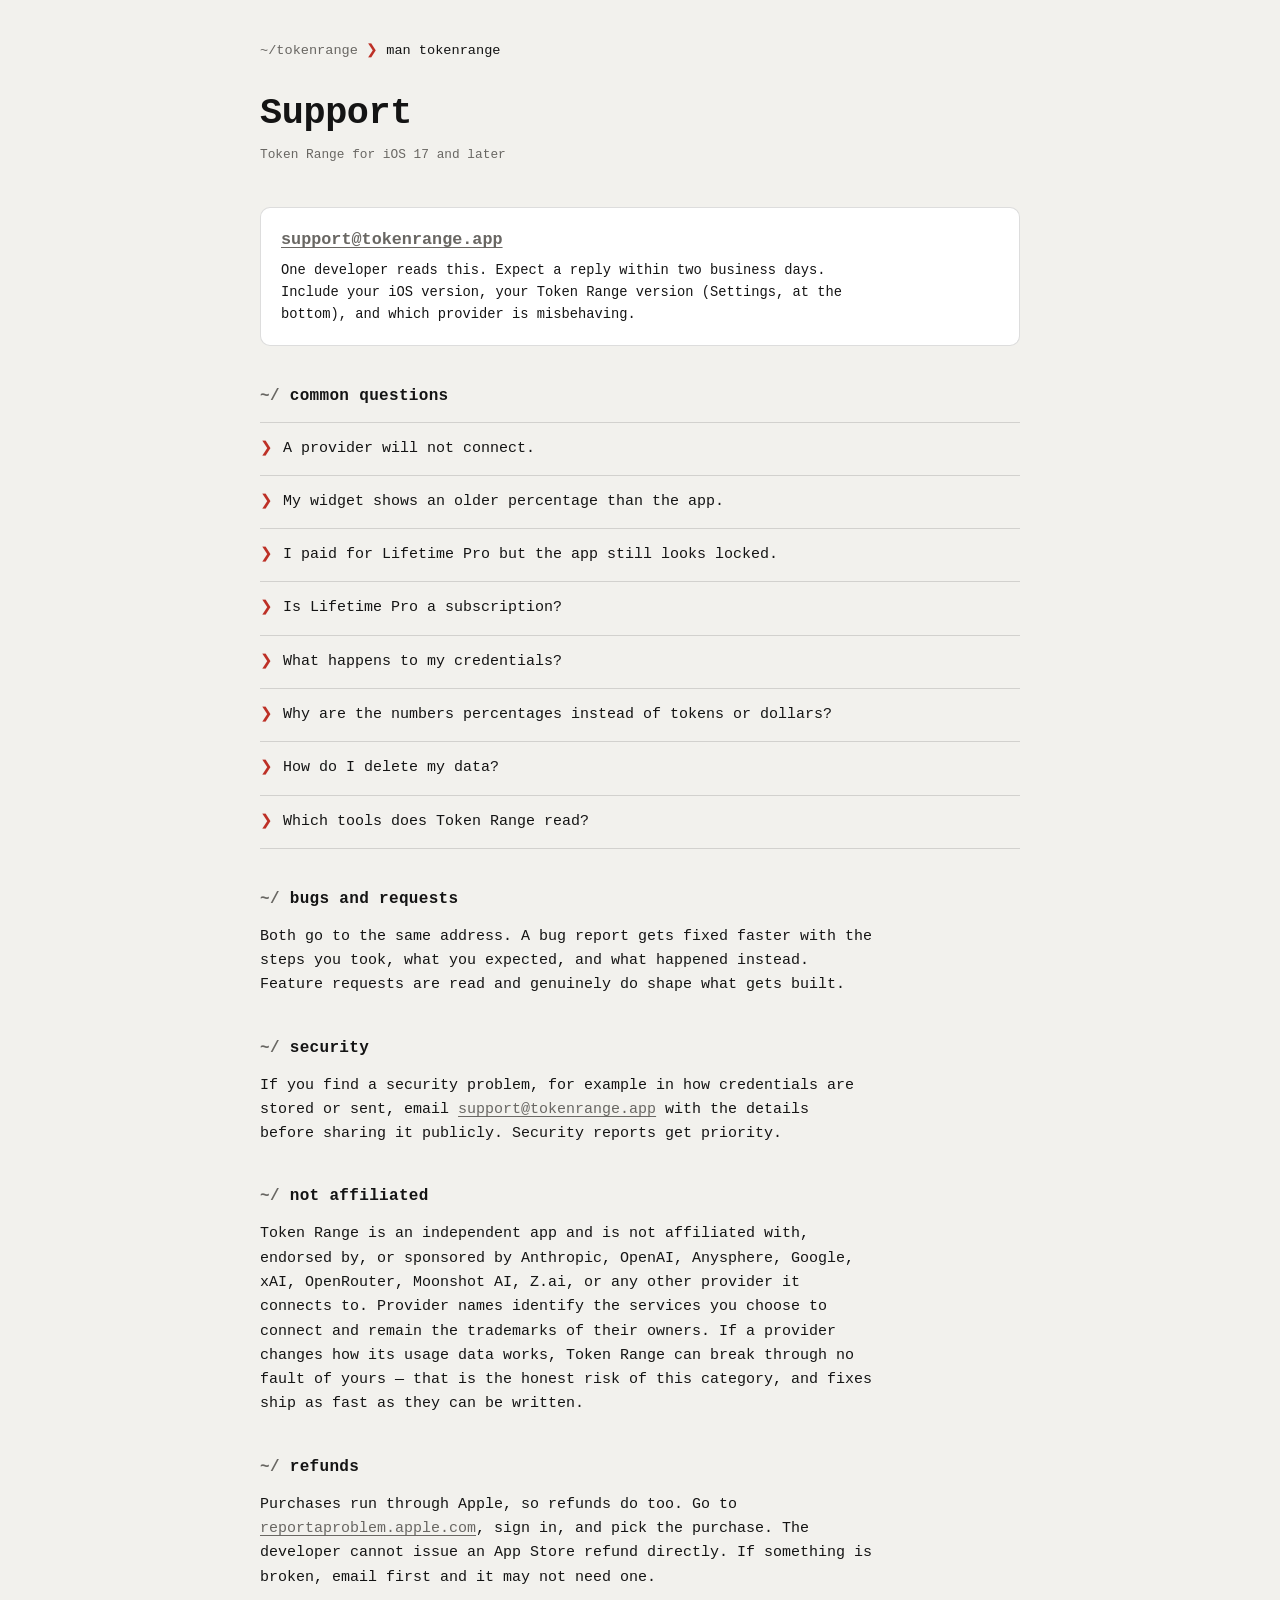
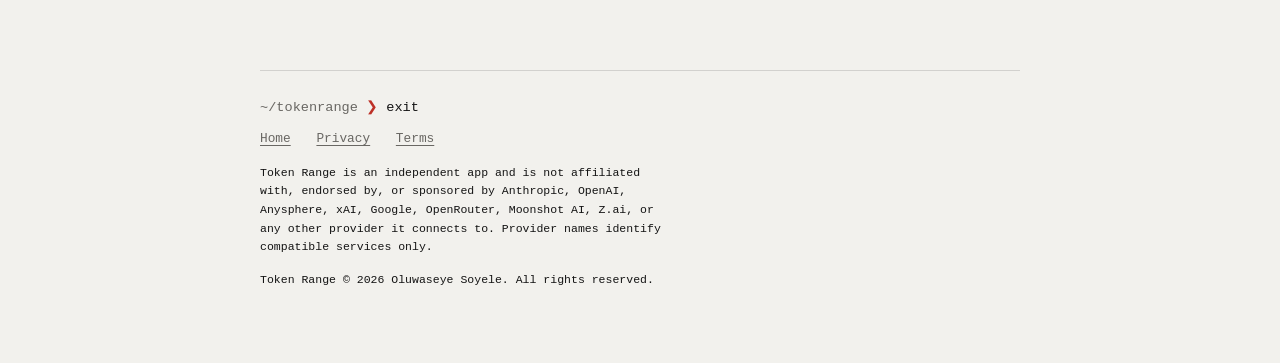
<file: support/index.html>
<!doctype html>
<html lang="en">
<head>
<meta charset="utf-8">
<meta name="viewport" content="width=device-width, initial-scale=1">
<title>Support — Token Range</title>
<meta name="description" content="Help for Token Range: connecting providers, widget freshness, restoring Lifetime Pro, and how to reach a human.">
<link rel="canonical" href="https://tokenrange.app/support/">
<meta name="robots" content="index, follow">
<meta property="og:type" content="website">
<meta property="og:title" content="Support — Token Range">
<meta property="og:description" content="Help for Token Range: connecting providers, widget freshness, restoring Lifetime Pro, and how to reach a human.">
<meta property="og:url" content="https://tokenrange.app/support/">
<meta property="og:image" content="https://tokenrange.app/assets/og.png">
<meta name="theme-color" content="#F2F1ED" media="(prefers-color-scheme: light)">
<meta name="theme-color" content="#131313" media="(prefers-color-scheme: dark)">
<link rel="icon" href="/assets/icon-1024.png">
<link rel="apple-touch-icon" href="/assets/icon-1024.png">
<link rel="stylesheet" href="/assets/legal.css">
<style>
  /* Page-specific: the contact card and the disclosure list. */
  .contact {
    background: var(--surface); border: 1px solid var(--off); border-radius: 10px;
    padding: 18px 20px; margin: 26px 0 6px;
  }
  .contact p { color: var(--ink); margin: 0 0 6px; }
  .contact p:last-child { margin: 0; color: var(--dim); font-size: 0.86rem; }
  .contact a { font-size: 1.05rem; font-weight: 700; }

  details { border-top: 1px solid var(--off); padding: 14px 0; }
  details:last-of-type { border-bottom: 1px solid var(--off); }
  summary {
    cursor: pointer; list-style: none; color: var(--ink);
    display: flex; gap: 10px; align-items: baseline;
  }
  summary::-webkit-details-marker { display: none; }
  summary::before { content: "\276F"; color: var(--red); transition: transform 0.18s ease-out; }
  details[open] summary::before { transform: rotate(90deg); }
  details p, details ol, details ul { margin-top: 12px; padding-left: 24px; }
  details ol, details ul { padding-left: 44px; }

  @media (prefers-reduced-motion: reduce) {
    summary::before { transition: none; }
  }
</style>
</head>
<body>

<header class="wrap">
  <p class="prompt"><span class="path">~/tokenrange</span> <span class="chev">❯</span> man tokenrange</p>
  <h1>Support</h1>
  <p class="updated">Token Range for iOS 17 and later</p>
</header>

<main class="wrap">

  <div class="contact">
    <p><a href="mailto:support@tokenrange.app">support@tokenrange.app</a></p>
    <p>One developer reads this. Expect a reply within two business days.
    Include your iOS version, your Token Range version (Settings, at the
    bottom), and which provider is misbehaving.</p>
  </div>

  <h2>common questions</h2>

  <details>
    <summary>A provider will not connect.</summary>
    <ol>
      <li>Confirm you can sign in to that provider in Safari on the same
      device. Token Range uses the provider's own sign-in page, so if that
      page fails, the connection cannot succeed.</li>
      <li>In Settings, disconnect the provider and connect it again. Sign-in
      tokens expire and a stale one cannot always refresh itself.</li>
      <li>If your account uses SSO through an employer, the provider may block
      third-party sign-in entirely. That restriction sits with the provider.</li>
    </ol>
  </details>

  <details>
    <summary>My widget shows an older percentage than the app.</summary>
    <p>This is expected, and the widget says so. iOS decides when a widget may
    refresh, and it will not wake an app on demand. The countdown to your next
    reset keeps ticking on its own, but the percentage is only as fresh as the
    last time the app refreshed. Open Token Range, or tap refresh, and the
    widget catches up.</p>
  </details>

  <details>
    <summary>I paid for Lifetime Pro but the app still looks locked.</summary>
    <p>Open Settings and tap <strong>Restore purchases</strong>. Purchases are
    tied to the Apple ID that bought them, so check you are signed into that
    same Apple ID. If it still does not unlock, email your App Store receipt
    and it will be sorted out.</p>
  </details>

  <details>
    <summary>Is Lifetime Pro a subscription?</summary>
    <p>No. It is one payment and it does not renew. Apple shows the current
    local price before purchase. There is no monthly or yearly plan.</p>
  </details>

  <details>
    <summary>What happens to my credentials?</summary>
    <p>They are written to the iOS Keychain on your device and are sent only
    to the provider that issued them. There is no Token Range server, no
    account, and no analytics. Full detail is in the
    <a href="/privacy/">privacy policy</a>.</p>
  </details>

  <details>
    <summary>Why are the numbers percentages instead of tokens or dollars?</summary>
    <p>Because that is what the providers actually return. Their endpoints
    report how much of a limit window remains and when it resets, not token
    counts or spend. Token Range shows what is real and does not estimate the
    rest.</p>
  </details>

  <details>
    <summary>How do I delete my data?</summary>
    <p>First disconnect every provider inside Token Range; that removes the
    stored credentials. Then delete the app to remove its local app data.
    Apple Keychain items can survive an uninstall, so contact support if you
    already deleted the app and need cleanup steps.</p>
  </details>

  <details>
    <summary>Which tools does Token Range read?</summary>
    <p>Nine at launch: Claude Code, Codex, Cursor, Grok, Antigravity,
    OpenRouter, OpenCode Go, Z.ai, and Kimi Code. One connected account is
    free forever; Lifetime Pro adds more accounts and every premium theme.
    Widgets are included on the free tier.</p>
  </details>

  <h2>bugs and requests</h2>
  <p>Both go to the same address. A bug report gets fixed faster with the
  steps you took, what you expected, and what happened instead. Feature
  requests are read and genuinely do shape what gets built.</p>

  <h2>security</h2>
  <p>If you find a security problem, for example in how credentials are stored
  or sent, email <a href="mailto:support@tokenrange.app">support@tokenrange.app</a>
  with the details before sharing it publicly. Security reports get priority.</p>

  <h2>not affiliated</h2>
  <p>Token Range is an independent app and is not affiliated with, endorsed by,
  or sponsored by Anthropic, OpenAI, Anysphere, Google, xAI, OpenRouter, Moonshot
  AI, Z.ai, or any other
  provider it connects to. Provider names identify the services you choose to
  connect and remain the trademarks of their owners. If a provider changes how
  its usage data works, Token Range can break through no fault of yours — that
  is the honest risk of this category, and fixes ship as fast as they can be
  written.</p>

  <h2>refunds</h2>
  <p>Purchases run through Apple, so refunds do too. Go to
  <a href="https://reportaproblem.apple.com">reportaproblem.apple.com</a>, sign
  in, and pick the purchase. The developer cannot issue an App Store refund
  directly. If something is broken, email first and it may not need one.</p>

</main>

<footer class="wrap">
  <p class="prompt"><span class="path">~/tokenrange</span> <span class="chev">❯</span> exit</p>
  <nav>
    <a href="/">Home</a>
    <a href="/privacy/">Privacy</a>
    <a href="/terms/">Terms</a>
  </nav>
  <p class="compliance">Token Range is an independent app and is not affiliated with, endorsed by, or sponsored by Anthropic, OpenAI, Anysphere, xAI, Google, OpenRouter, Moonshot AI, Z.ai, or any other provider it connects to. Provider names identify compatible services only.</p>
  <p class="compliance">Token Range &copy; 2026 Oluwaseye Soyele. All rights reserved.</p>
</footer>

</body>
</html>
</file>
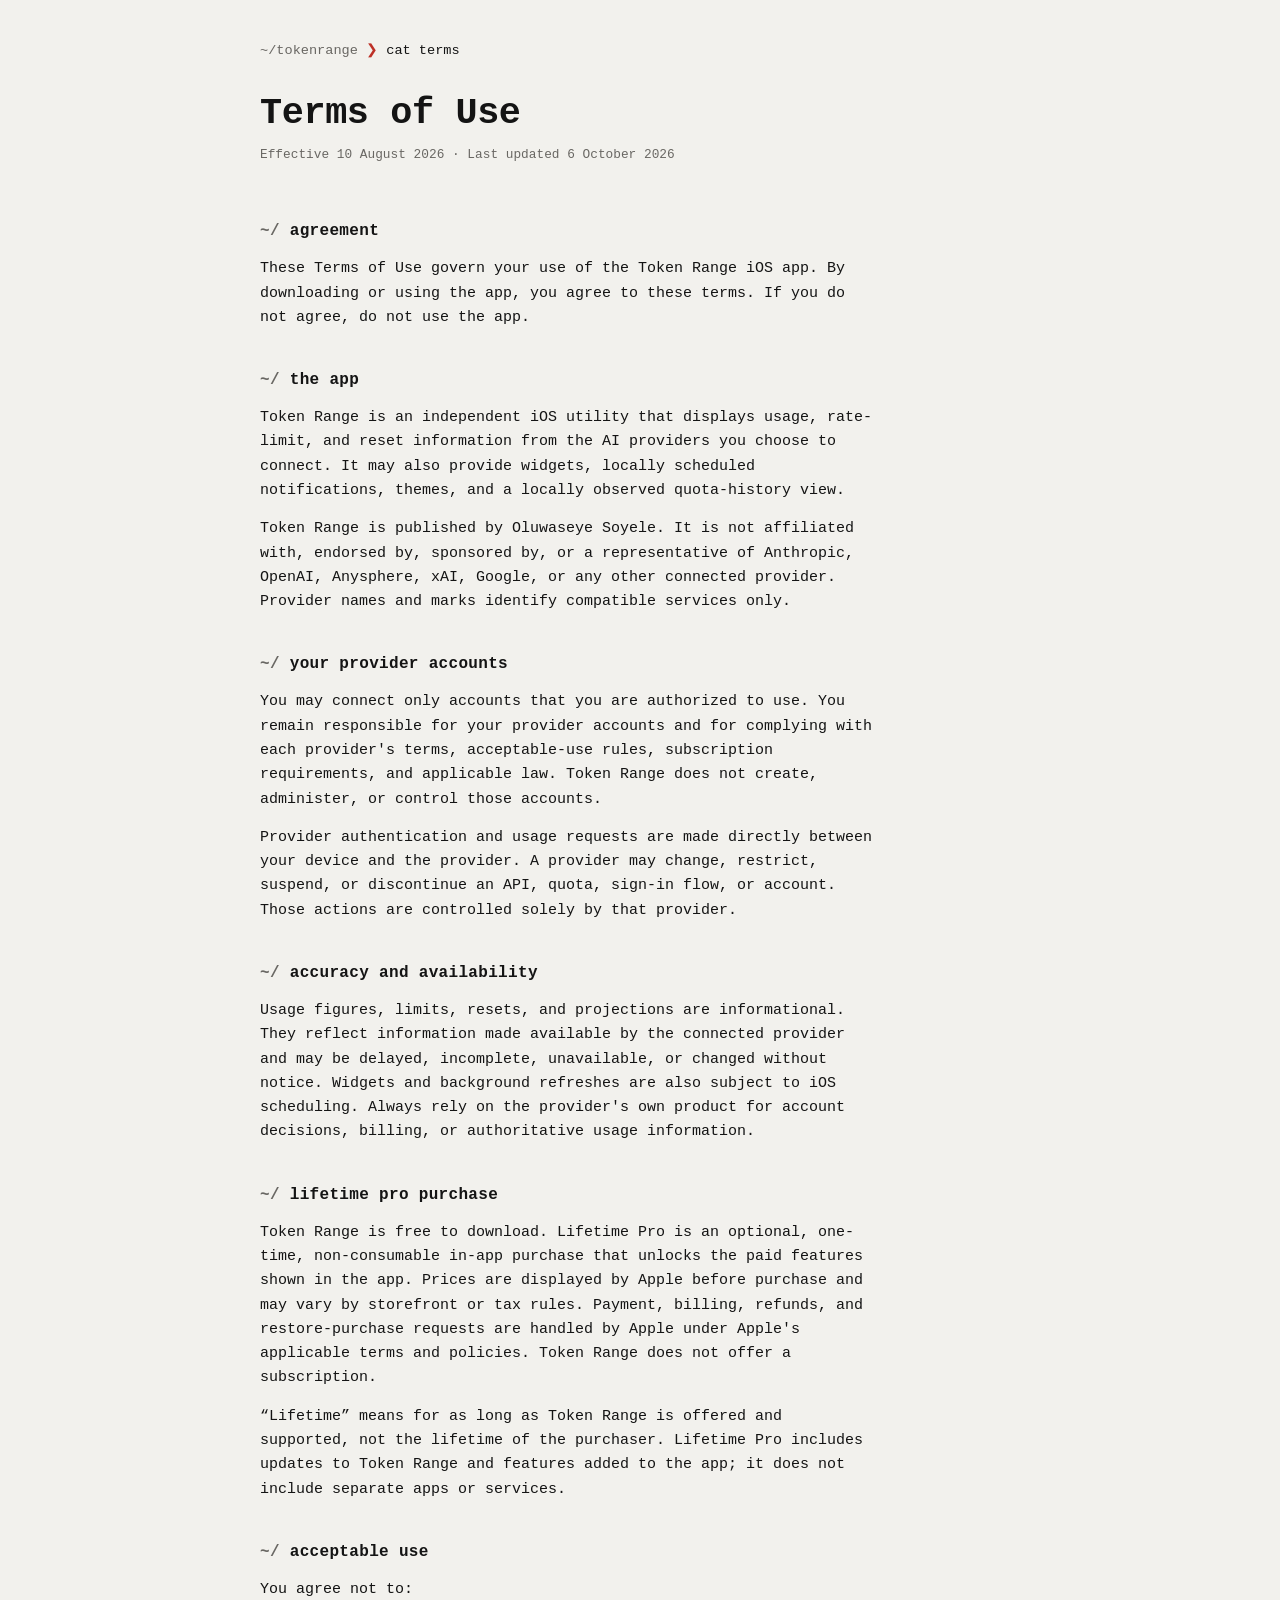
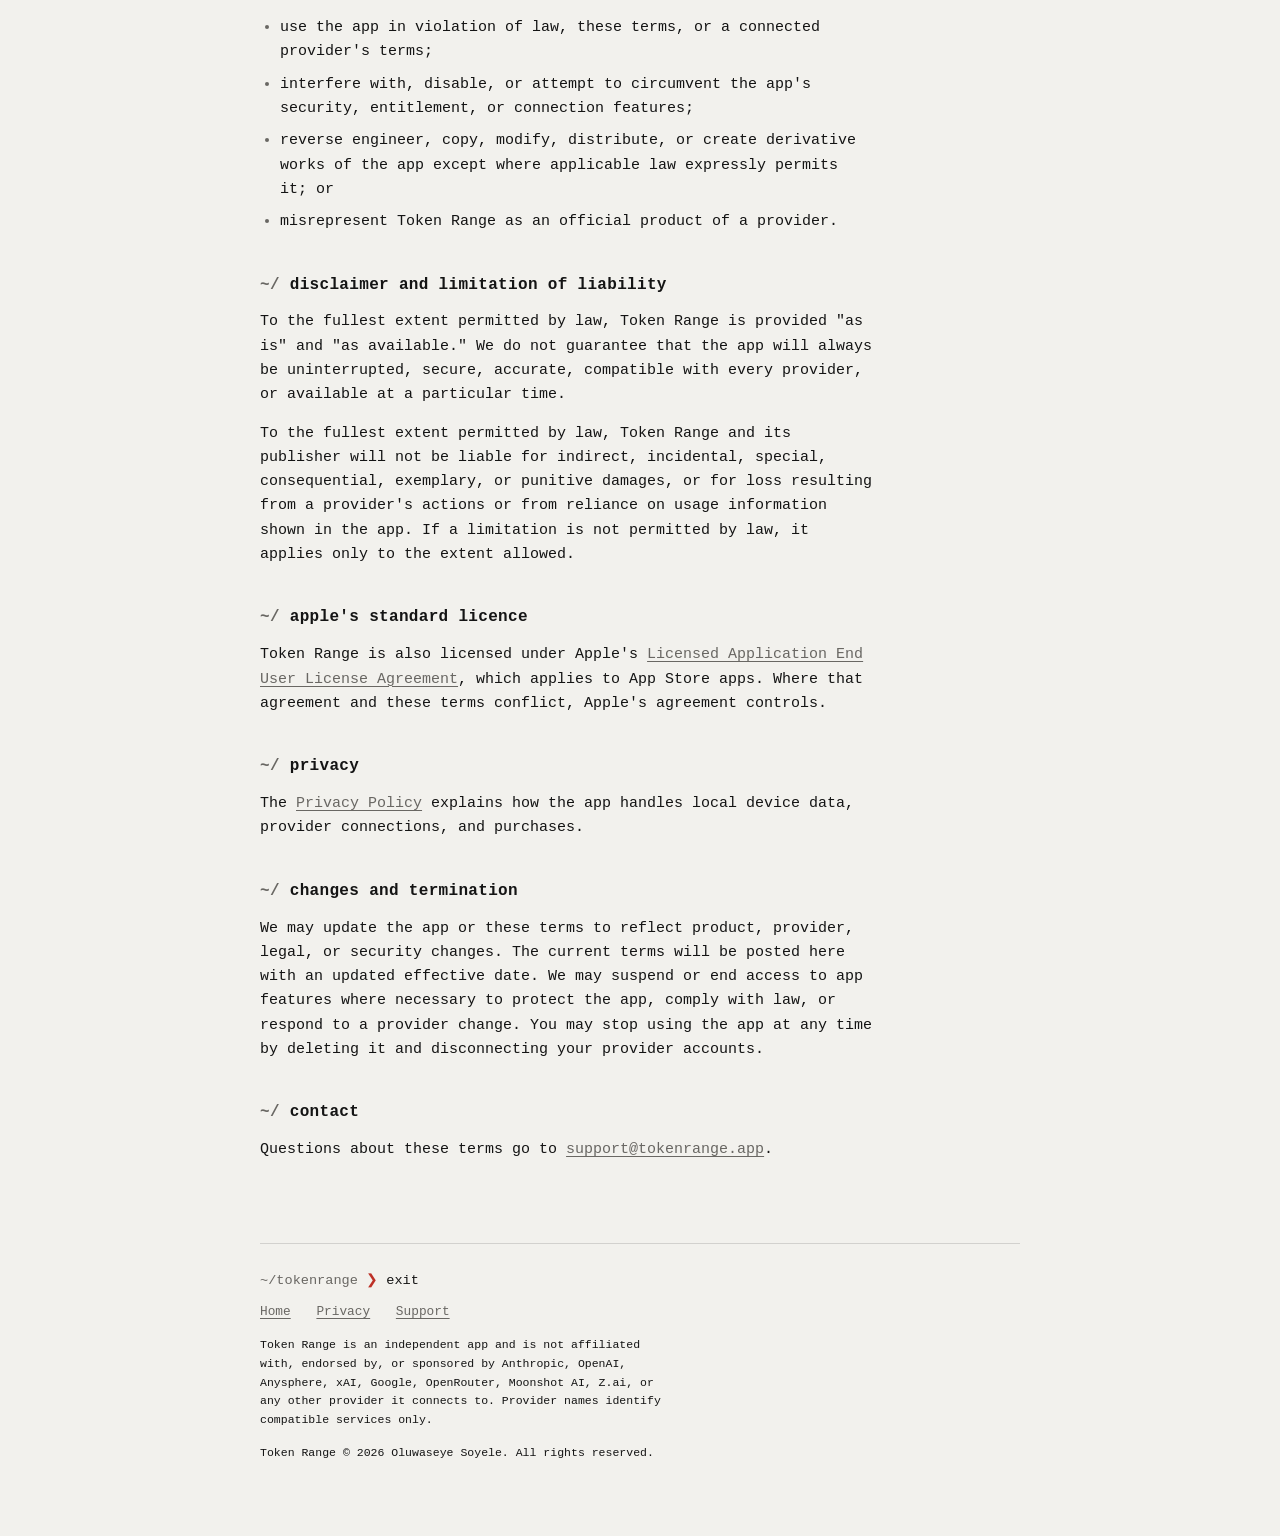
<file: terms/index.html>
<!doctype html>
<html lang="en">
<head>
<meta charset="utf-8">
<meta name="viewport" content="width=device-width, initial-scale=1">
<title>Terms of Use — Token Range</title>
<meta name="description" content="Terms of Use for the Token Range iOS app: the app, your provider accounts, accuracy, the one-time Lifetime Pro purchase, acceptable use, and liability.">
<link rel="canonical" href="https://tokenrange.app/terms/">
<meta name="robots" content="index, follow">
<meta property="og:type" content="website">
<meta property="og:title" content="Terms of Use — Token Range">
<meta property="og:description" content="Terms of Use for the Token Range iOS app.">
<meta property="og:url" content="https://tokenrange.app/terms/">
<meta property="og:image" content="https://tokenrange.app/assets/og.png">
<meta name="theme-color" content="#F2F1ED" media="(prefers-color-scheme: light)">
<meta name="theme-color" content="#131313" media="(prefers-color-scheme: dark)">
<link rel="icon" href="/assets/icon-1024.png">
<link rel="apple-touch-icon" href="/assets/icon-1024.png">
<link rel="stylesheet" href="/assets/legal.css">
</head>
<body>

<header class="wrap">
  <p class="prompt"><span class="path">~/tokenrange</span> <span class="chev">&#10095;</span> cat terms</p>
  <h1>Terms of Use</h1>
  <p class="updated">Effective 10 August 2026 &middot; Last updated 6 October 2026</p>
</header>

<main class="wrap">

  <h2>agreement</h2>
  <p>These Terms of Use govern your use of the Token Range iOS app. By
  downloading or using the app, you agree to these terms. If you do not agree,
  do not use the app.</p>

  <h2>the app</h2>
  <p>Token Range is an independent iOS utility that displays usage,
  rate-limit, and reset information from the AI providers you choose to
  connect. It may also provide widgets, locally scheduled notifications,
  themes, and a locally observed quota-history view.</p>
  <p>Token Range is published by Oluwaseye Soyele. It is not affiliated with,
  endorsed by, sponsored by, or a representative of Anthropic, OpenAI,
  Anysphere, xAI, Google, or any other connected provider. Provider names and
  marks identify compatible services only.</p>

  <h2>your provider accounts</h2>
  <p>You may connect only accounts that you are authorized to use. You remain
  responsible for your provider accounts and for complying with each
  provider's terms, acceptable-use rules, subscription requirements, and
  applicable law. Token Range does not create, administer, or control those
  accounts.</p>
  <p>Provider authentication and usage requests are made directly between your
  device and the provider. A provider may change, restrict, suspend, or
  discontinue an API, quota, sign-in flow, or account. Those actions are
  controlled solely by that provider.</p>

  <h2>accuracy and availability</h2>
  <p>Usage figures, limits, resets, and projections are informational. They
  reflect information made available by the connected provider and may be
  delayed, incomplete, unavailable, or changed without notice. Widgets and
  background refreshes are also subject to iOS scheduling. Always rely on the
  provider's own product for account decisions, billing, or authoritative
  usage information.</p>

  <h2>lifetime pro purchase</h2>
  <p>Token Range is free to download. Lifetime Pro is an optional, one-time,
  non-consumable in-app purchase that unlocks the paid features shown in the
  app. Prices are displayed by Apple before purchase and may vary by
  storefront or tax rules. Payment, billing, refunds, and restore-purchase
  requests are handled by Apple under Apple's applicable terms and policies.
  Token Range does not offer a subscription.</p>
  <p>&ldquo;Lifetime&rdquo; means for as long as Token Range is offered and
  supported, not the lifetime of the purchaser. Lifetime Pro includes updates
  to Token Range and features added to the app; it does not include separate
  apps or services.</p>

  <h2>acceptable use</h2>
  <p>You agree not to:</p>
  <ul>
    <li>use the app in violation of law, these terms, or a connected
    provider's terms;</li>
    <li>interfere with, disable, or attempt to circumvent the app's security,
    entitlement, or connection features;</li>
    <li>reverse engineer, copy, modify, distribute, or create derivative works
    of the app except where applicable law expressly permits it; or</li>
    <li>misrepresent Token Range as an official product of a provider.</li>
  </ul>

  <h2>disclaimer and limitation of liability</h2>
  <p>To the fullest extent permitted by law, Token Range is provided "as is"
  and "as available." We do not guarantee that the app will always be
  uninterrupted, secure, accurate, compatible with every provider, or
  available at a particular time.</p>
  <p>To the fullest extent permitted by law, Token Range and its publisher
  will not be liable for indirect, incidental, special, consequential,
  exemplary, or punitive damages, or for loss resulting from a provider's
  actions or from reliance on usage information shown in the app. If a
  limitation is not permitted by law, it applies only to the extent
  allowed.</p>

  <h2>apple's standard licence</h2>
  <p>Token Range is also licensed under Apple's
  <a href="https://www.apple.com/legal/internet-services/itunes/dev/stdeula/">Licensed
  Application End User License Agreement</a>, which applies to App Store apps.
  Where that agreement and these terms conflict, Apple's agreement
  controls.</p>

  <h2>privacy</h2>
  <p>The <a href="/privacy/">Privacy Policy</a> explains how the app handles
  local device data, provider connections, and purchases.</p>

  <h2>changes and termination</h2>
  <p>We may update the app or these terms to reflect product, provider, legal,
  or security changes. The current terms will be posted here with an updated
  effective date. We may suspend or end access to app features where necessary
  to protect the app, comply with law, or respond to a provider change. You
  may stop using the app at any time by deleting it and disconnecting your
  provider accounts.</p>

  <h2>contact</h2>
  <p>Questions about these terms go to
  <a href="mailto:support@tokenrange.app">support@tokenrange.app</a>.</p>

</main>

<footer class="wrap">
  <p class="prompt"><span class="path">~/tokenrange</span> <span class="chev">&#10095;</span> exit</p>
  <nav>
    <a href="/">Home</a>
    <a href="/privacy/">Privacy</a>
    <a href="/support/">Support</a>
  </nav>
  <p class="compliance">Token Range is an independent app and is not affiliated with, endorsed by, or sponsored by Anthropic, OpenAI, Anysphere, xAI, Google, OpenRouter, Moonshot AI, Z.ai, or any other provider it connects to. Provider names identify compatible services only.</p>
  <p class="compliance">Token Range &copy; 2026 Oluwaseye Soyele. All rights reserved.</p>
</footer>

</body>
</html>
</file>
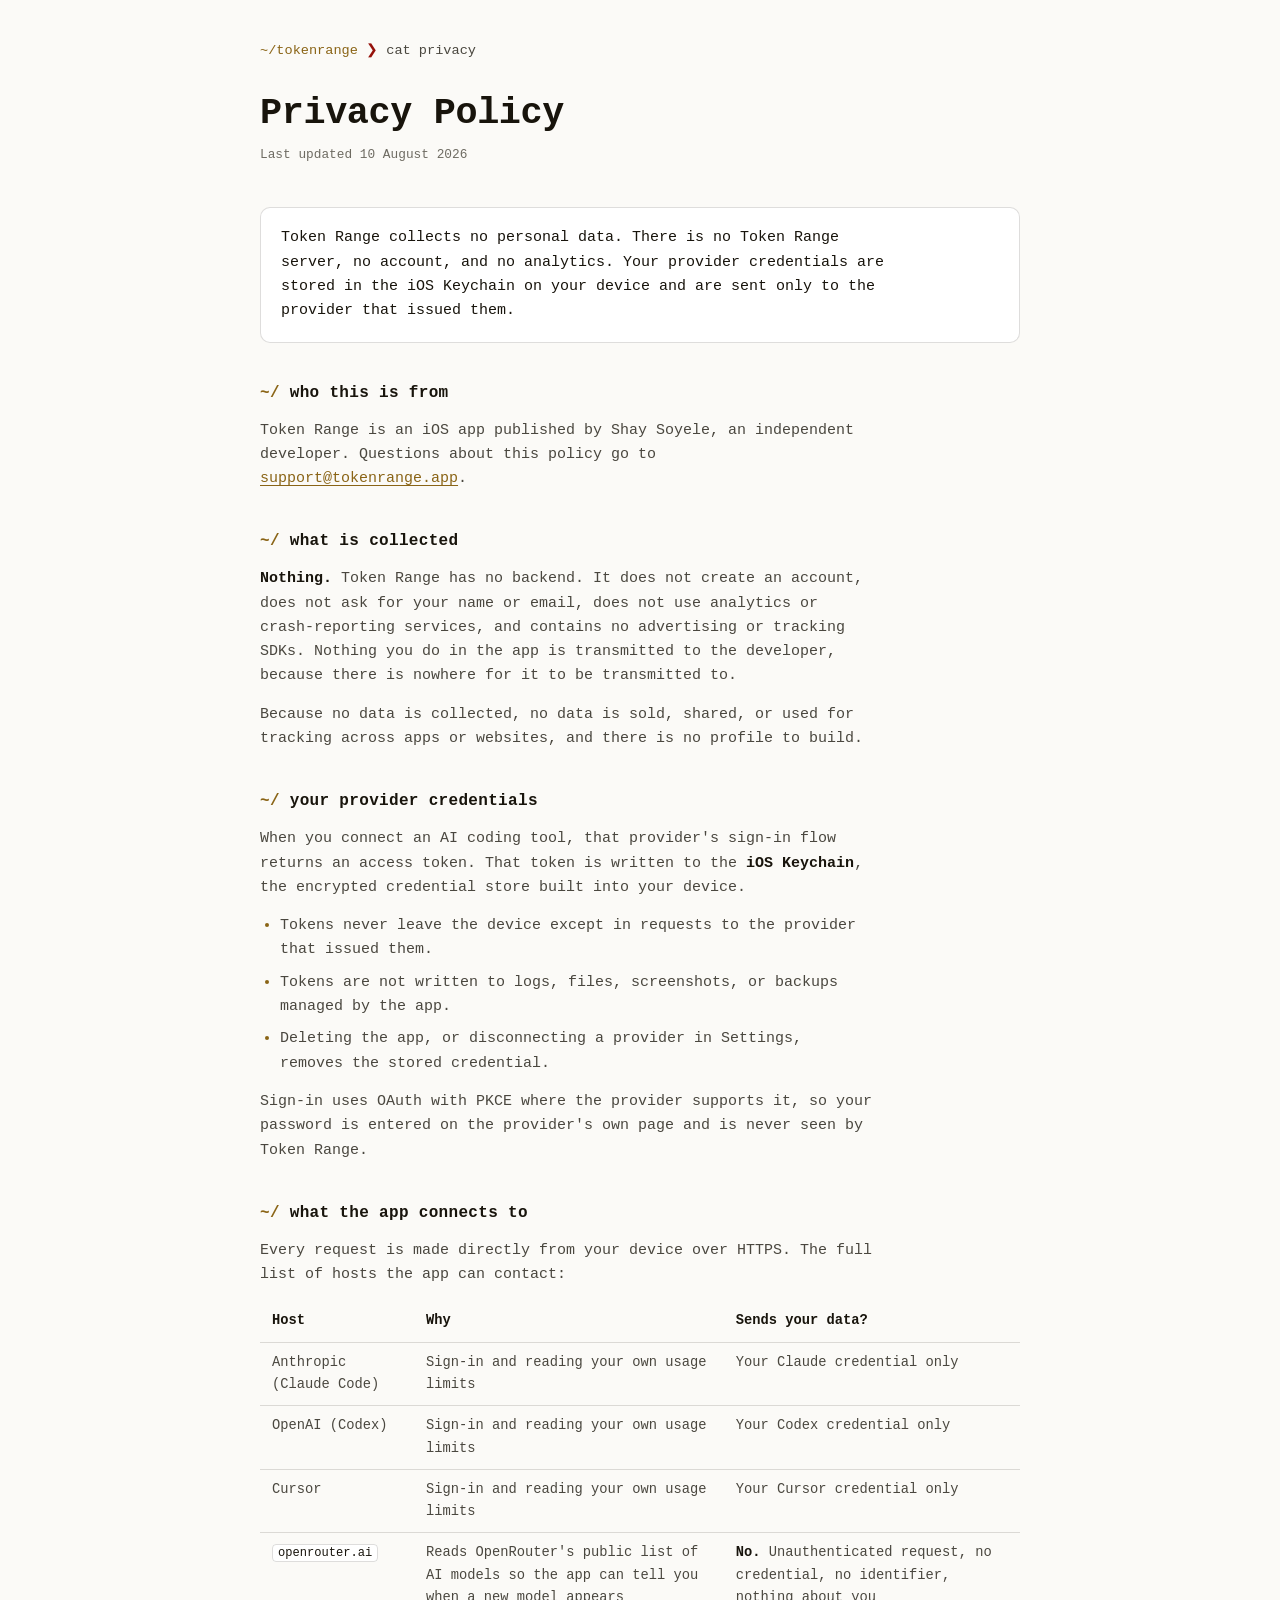
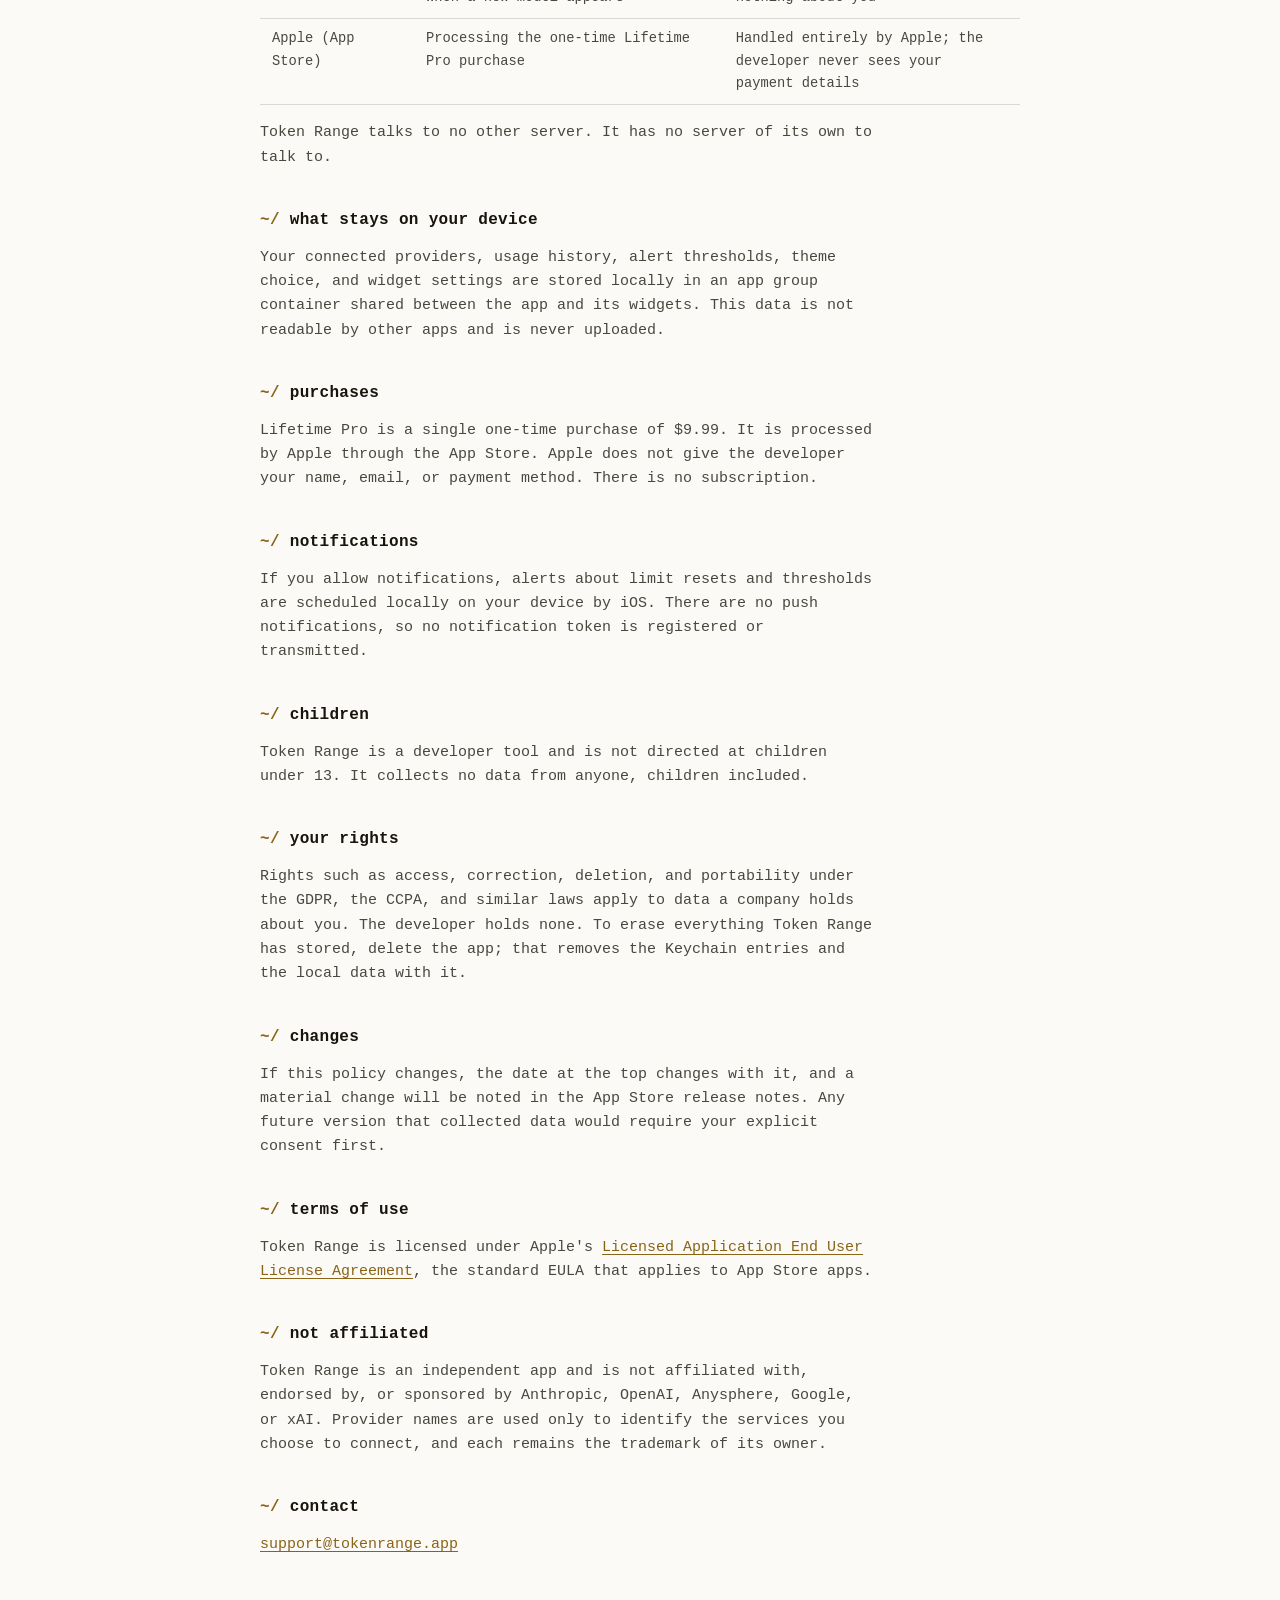
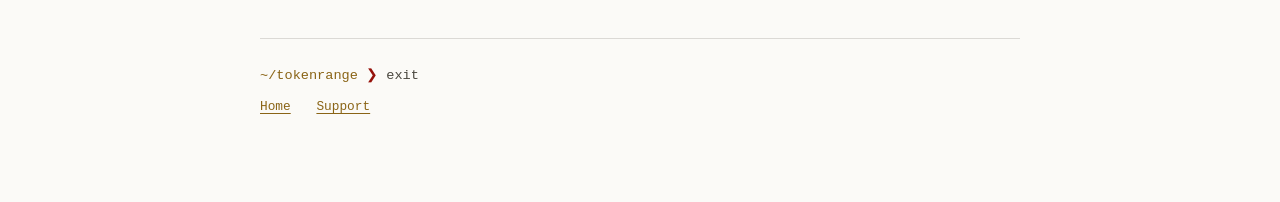
<file: privacy.html>
<!doctype html>
<html lang="en">
<head>
<meta charset="utf-8">
<meta name="viewport" content="width=device-width, initial-scale=1">
<title>Privacy Policy — Token Range</title>
<meta name="description" content="Token Range collects nothing. Credentials stay in the iOS Keychain on your device, and there is no Token Range server.">
<link rel="canonical" href="https://tokenrange.app/privacy">
<meta name="robots" content="index, follow">
<meta property="og:type" content="website">
<meta property="og:title" content="Privacy Policy — Token Range">
<meta property="og:description" content="Token Range collects nothing. Credentials stay in the iOS Keychain on your device, and there is no Token Range server.">
<meta property="og:url" content="https://tokenrange.app/privacy">
<meta property="og:image" content="https://tokenrange.app/assets/og.png">
<meta name="theme-color" content="#0E0E0F">
<link rel="icon" href="assets/og.png">
<link rel="apple-touch-icon" href="assets/og.png">
<style>
  :root {
    --bg: #0E0E0F; --surface: #151515; --ink: #EDEBE6; --dim: #9C9C98;
    --faint: #82817C; --off: rgba(237, 235, 230, 0.12);
    --amber: #E0B25E; --red: #F0281E;
    --mono: ui-monospace, "SF Mono", SFMono-Regular, Menlo, Consolas, monospace;
  }
  * { box-sizing: border-box; }
  html { -webkit-text-size-adjust: 100%; }
  body {
    margin: 0; background: var(--bg); color: var(--ink);
    font-family: var(--mono); font-size: 15px; line-height: 1.62;
    -webkit-font-smoothing: antialiased;
  }
  .wrap { width: min(100% - 40px, 760px); margin-inline: auto; }
  a { color: var(--amber); text-decoration-thickness: 1px; text-underline-offset: 3px; }
  a:focus-visible { outline: 2px solid var(--amber); outline-offset: 3px; border-radius: 2px; }

  header { padding: 40px 0 8px; }
  .prompt { color: var(--dim); font-size: 0.85rem; margin: 0 0 30px; }
  .prompt .path { color: var(--amber); }
  .prompt .chev { color: var(--red); }
  h1 { font-size: clamp(1.7rem, 5vw, 2.3rem); line-height: 1.16; margin: 0 0 10px; letter-spacing: -0.01em; }
  .updated { color: var(--faint); font-size: 0.8rem; margin: 0 0 8px; }

  main { padding-bottom: 20px; }
  h2 {
    font-size: 1rem; margin: 38px 0 12px; color: var(--ink);
    text-transform: lowercase; letter-spacing: 0.02em;
  }
  h2::before { content: "~/ "; color: var(--amber); }
  p { color: var(--dim); margin: 0 0 14px; max-width: 68ch; }
  strong { color: var(--ink); font-weight: 700; }
  ul { color: var(--dim); padding-left: 20px; margin: 0 0 14px; max-width: 68ch; }
  li { margin-bottom: 8px; }
  li::marker { color: var(--amber); }
  code {
    background: var(--surface); border: 1px solid var(--off); border-radius: 4px;
    padding: 1px 5px; font-size: 0.88em; color: var(--ink);
  }

  .lede {
    background: var(--surface); border: 1px solid var(--off); border-radius: 10px;
    padding: 18px 20px; margin: 26px 0 6px;
  }
  .lede p { color: var(--ink); margin: 0; }

  table { border-collapse: collapse; width: 100%; margin: 0 0 16px; font-size: 0.86rem; }
  .scroller { overflow-x: auto; }
  th, td { text-align: left; padding: 9px 12px; border-bottom: 1px solid var(--off); vertical-align: top; }
  th { color: var(--ink); font-weight: 700; white-space: nowrap; }
  td { color: var(--dim); }

  footer {
    border-top: 1px solid var(--off); margin-top: 46px;
    padding: 26px 0 60px; color: var(--faint); font-size: 0.8rem;
  }
  footer .prompt { margin: 0 0 10px; }
  footer nav a { margin-right: 18px; }

  @media (prefers-color-scheme: light) {
    :root { --bg: #FBFAF7; --surface: #FFFFFF; --ink: #18140C; --dim: #4A473F;
            --faint: #6E6B62; --off: rgba(24, 20, 12, 0.14); --amber: #8A6416; --red: #95110A; }
  }
</style>
</head>
<body>

<header class="wrap">
  <p class="prompt"><span class="path">~/tokenrange</span> <span class="chev">❯</span> cat privacy</p>
  <h1>Privacy Policy</h1>
  <p class="updated">Last updated 10 August 2026</p>
</header>

<main class="wrap">

  <div class="lede">
    <p>Token Range collects no personal data. There is no Token Range server,
    no account, and no analytics. Your provider credentials are stored in the
    iOS Keychain on your device and are sent only to the provider that issued
    them.</p>
  </div>

  <h2>who this is from</h2>
  <p>Token Range is an iOS app published by Shay Soyele, an independent
  developer. Questions about this policy go to
  <a href="mailto:support@tokenrange.app">support@tokenrange.app</a>.</p>

  <h2>what is collected</h2>
  <p><strong>Nothing.</strong> Token Range has no backend. It does not create
  an account, does not ask for your name or email, does not use analytics or
  crash-reporting services, and contains no advertising or tracking SDKs.
  Nothing you do in the app is transmitted to the developer, because there is
  nowhere for it to be transmitted to.</p>
  <p>Because no data is collected, no data is sold, shared, or used for
  tracking across apps or websites, and there is no profile to build.</p>

  <h2>your provider credentials</h2>
  <p>When you connect an AI coding tool, that provider's sign-in flow returns
  an access token. That token is written to the <strong>iOS Keychain</strong>,
  the encrypted credential store built into your device.</p>
  <ul>
    <li>Tokens never leave the device except in requests to the provider that
    issued them.</li>
    <li>Tokens are not written to logs, files, screenshots, or backups managed
    by the app.</li>
    <li>Deleting the app, or disconnecting a provider in Settings, removes the
    stored credential.</li>
  </ul>
  <p>Sign-in uses OAuth with PKCE where the provider supports it, so your
  password is entered on the provider's own page and is never seen by Token
  Range.</p>

  <h2>what the app connects to</h2>
  <p>Every request is made directly from your device over HTTPS. The full list
  of hosts the app can contact:</p>
  <div class="scroller">
  <table>
    <thead>
      <tr><th>Host</th><th>Why</th><th>Sends your data?</th></tr>
    </thead>
    <tbody>
      <tr>
        <td>Anthropic (Claude Code)</td>
        <td>Sign-in and reading your own usage limits</td>
        <td>Your Claude credential only</td>
      </tr>
      <tr>
        <td>OpenAI (Codex)</td>
        <td>Sign-in and reading your own usage limits</td>
        <td>Your Codex credential only</td>
      </tr>
      <tr>
        <td>Cursor</td>
        <td>Sign-in and reading your own usage limits</td>
        <td>Your Cursor credential only</td>
      </tr>
      <tr>
        <td><code>openrouter.ai</code></td>
        <td>Reads OpenRouter's public list of AI models so the app can tell you
        when a new model appears</td>
        <td><strong>No.</strong> Unauthenticated request, no credential, no
        identifier, nothing about you</td>
      </tr>
      <tr>
        <td>Apple (App Store)</td>
        <td>Processing the one-time Lifetime Pro purchase</td>
        <td>Handled entirely by Apple; the developer never sees your payment
        details</td>
      </tr>
    </tbody>
  </table>
  </div>
  <p>Token Range talks to no other server. It has no server of its own to talk
  to.</p>

  <h2>what stays on your device</h2>
  <p>Your connected providers, usage history, alert thresholds, theme choice,
  and widget settings are stored locally in an app group container shared
  between the app and its widgets. This data is not readable by other apps and
  is never uploaded.</p>

  <h2>purchases</h2>
  <p>Lifetime Pro is a single one-time purchase of $9.99. It is processed by
  Apple through the App Store. Apple does not give the developer your name,
  email, or payment method. There is no subscription.</p>

  <h2>notifications</h2>
  <p>If you allow notifications, alerts about limit resets and thresholds are
  scheduled locally on your device by iOS. There are no push notifications,
  so no notification token is registered or transmitted.</p>

  <h2>children</h2>
  <p>Token Range is a developer tool and is not directed at children under 13.
  It collects no data from anyone, children included.</p>

  <h2>your rights</h2>
  <p>Rights such as access, correction, deletion, and portability under the
  GDPR, the CCPA, and similar laws apply to data a company holds about you.
  The developer holds none. To erase everything Token Range has stored, delete
  the app; that removes the Keychain entries and the local data with it.</p>

  <h2>changes</h2>
  <p>If this policy changes, the date at the top changes with it, and a
  material change will be noted in the App Store release notes. Any future
  version that collected data would require your explicit consent first.</p>

  <h2>terms of use</h2>
  <p>Token Range is licensed under Apple's
  <a href="https://www.apple.com/legal/internet-services/itunes/dev/stdeula/">Licensed
  Application End User License Agreement</a>, the standard EULA that applies to
  App Store apps.</p>

  <h2>not affiliated</h2>
  <p>Token Range is an independent app and is not affiliated with, endorsed by,
  or sponsored by Anthropic, OpenAI, Anysphere, Google, or xAI. Provider names
  are used only to identify the services you choose to connect, and each
  remains the trademark of its owner.</p>

  <h2>contact</h2>
  <p><a href="mailto:support@tokenrange.app">support@tokenrange.app</a></p>

</main>

<footer class="wrap">
  <p class="prompt"><span class="path">~/tokenrange</span> <span class="chev">❯</span> exit</p>
  <nav>
    <a href="/">Home</a>
    <a href="/support">Support</a>
  </nav>
</footer>

</body>
</html>
</file>
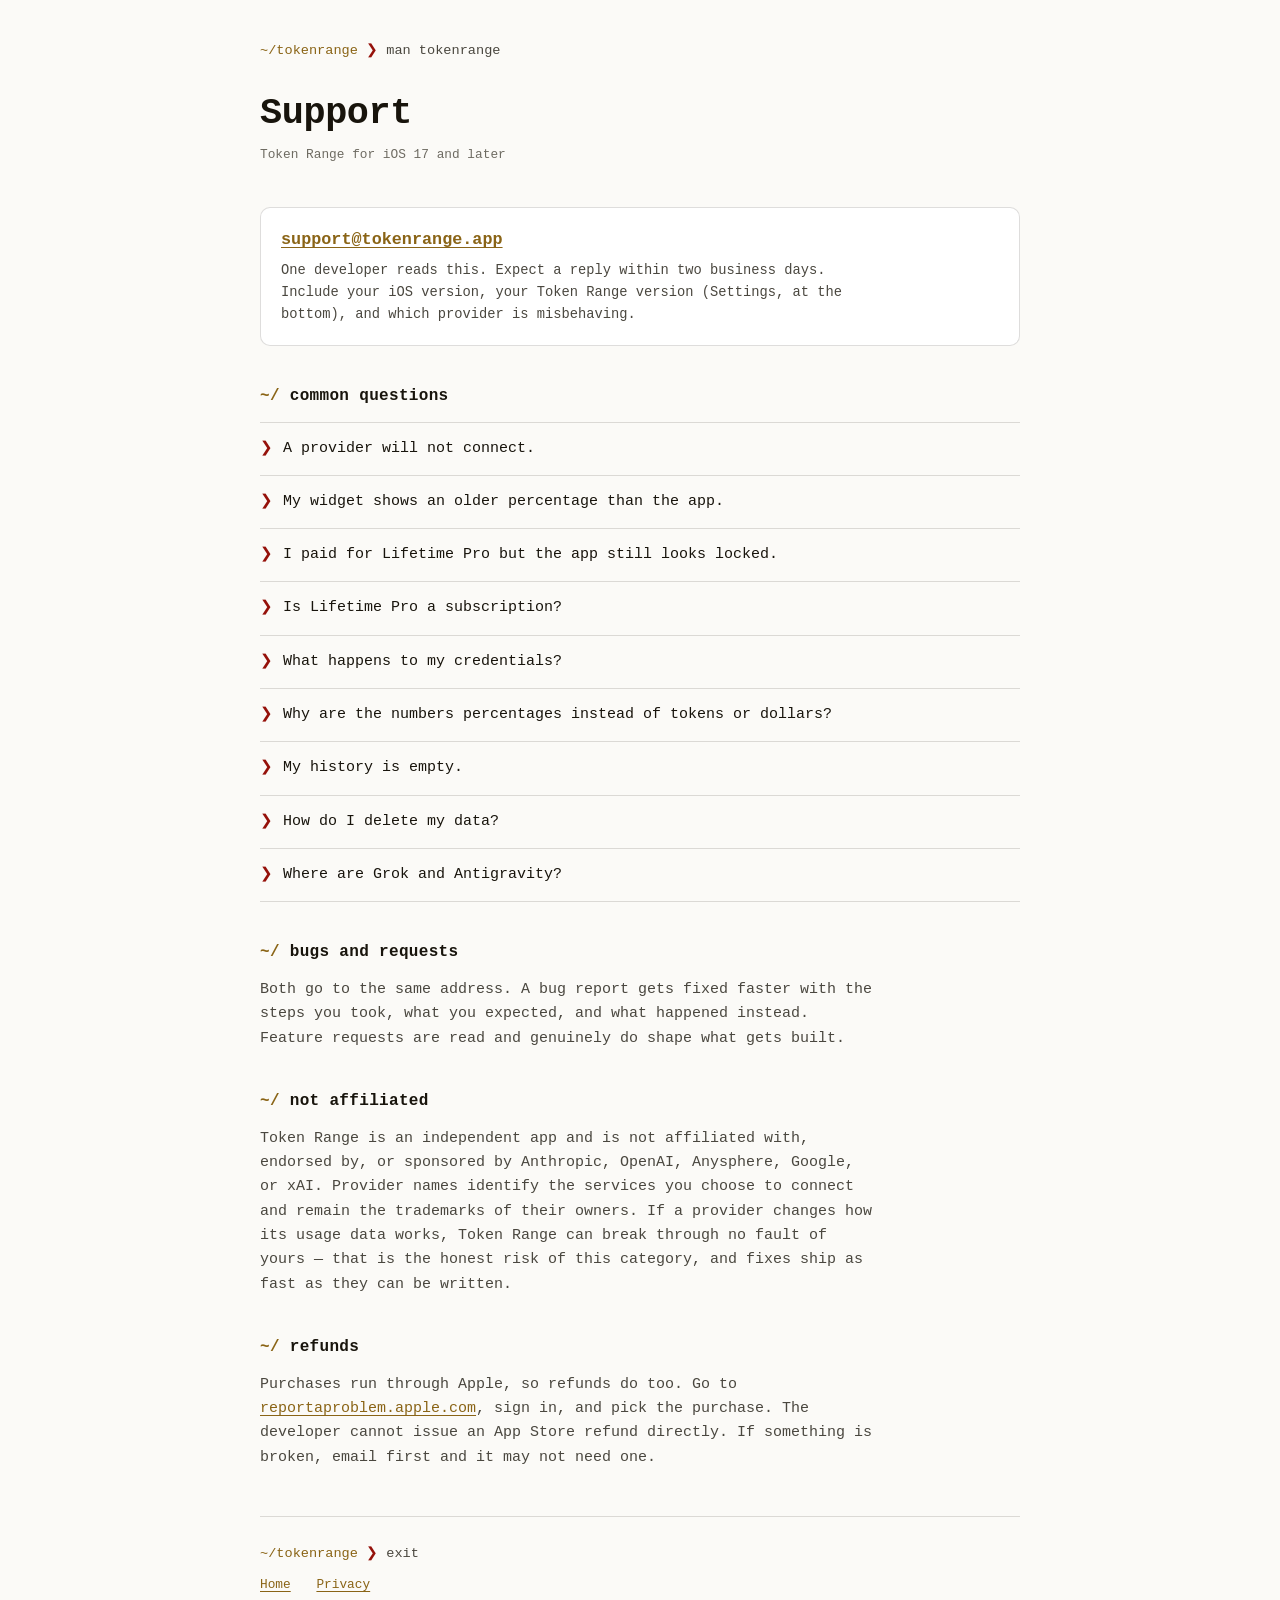
<file: support.html>
<!doctype html>
<html lang="en">
<head>
<meta charset="utf-8">
<meta name="viewport" content="width=device-width, initial-scale=1">
<title>Support — Token Range</title>
<meta name="description" content="Help for Token Range: connecting providers, widget freshness, restoring Lifetime Pro, and how to reach a human.">
<link rel="canonical" href="https://tokenrange.app/support">
<meta name="robots" content="index, follow">
<meta property="og:type" content="website">
<meta property="og:title" content="Support — Token Range">
<meta property="og:description" content="Help for Token Range: connecting providers, widget freshness, restoring Lifetime Pro, and how to reach a human.">
<meta property="og:url" content="https://tokenrange.app/support">
<meta property="og:image" content="https://tokenrange.app/assets/og.png">
<meta name="theme-color" content="#0E0E0F">
<link rel="icon" href="assets/og.png">
<link rel="apple-touch-icon" href="assets/og.png">
<style>
  :root {
    --bg: #0E0E0F; --surface: #151515; --ink: #EDEBE6; --dim: #9C9C98;
    --faint: #82817C; --off: rgba(237, 235, 230, 0.12);
    --amber: #E0B25E; --red: #F0281E;
    --mono: ui-monospace, "SF Mono", SFMono-Regular, Menlo, Consolas, monospace;
  }
  * { box-sizing: border-box; }
  html { -webkit-text-size-adjust: 100%; }
  body {
    margin: 0; background: var(--bg); color: var(--ink);
    font-family: var(--mono); font-size: 15px; line-height: 1.62;
    -webkit-font-smoothing: antialiased;
  }
  .wrap { width: min(100% - 40px, 760px); margin-inline: auto; }
  a { color: var(--amber); text-decoration-thickness: 1px; text-underline-offset: 3px; }
  a:focus-visible { outline: 2px solid var(--amber); outline-offset: 3px; border-radius: 2px; }

  header { padding: 40px 0 8px; }
  .prompt { color: var(--dim); font-size: 0.85rem; margin: 0 0 30px; }
  .prompt .path { color: var(--amber); }
  .prompt .chev { color: var(--red); }
  h1 { font-size: clamp(1.7rem, 5vw, 2.3rem); line-height: 1.16; margin: 0 0 10px; letter-spacing: -0.01em; }
  .updated { color: var(--faint); font-size: 0.8rem; margin: 0 0 8px; }

  h2 {
    font-size: 1rem; margin: 38px 0 12px; color: var(--ink);
    text-transform: lowercase; letter-spacing: 0.02em;
  }
  h2::before { content: "~/ "; color: var(--amber); }
  p { color: var(--dim); margin: 0 0 14px; max-width: 68ch; }
  strong { color: var(--ink); font-weight: 700; }
  ul, ol { color: var(--dim); padding-left: 20px; margin: 0 0 14px; max-width: 68ch; }
  li { margin-bottom: 8px; }
  li::marker { color: var(--amber); }
  code {
    background: var(--surface); border: 1px solid var(--off); border-radius: 4px;
    padding: 1px 5px; font-size: 0.88em; color: var(--ink);
  }

  .contact {
    background: var(--surface); border: 1px solid var(--off); border-radius: 10px;
    padding: 18px 20px; margin: 26px 0 6px;
  }
  .contact p { color: var(--ink); margin: 0 0 6px; }
  .contact p:last-child { margin: 0; color: var(--dim); font-size: 0.86rem; }
  .contact a { font-size: 1.05rem; font-weight: 700; }

  details {
    border-top: 1px solid var(--off); padding: 14px 0;
  }
  details:last-of-type { border-bottom: 1px solid var(--off); }
  summary {
    cursor: pointer; list-style: none; color: var(--ink);
    display: flex; gap: 10px; align-items: baseline;
  }
  summary::-webkit-details-marker { display: none; }
  summary::before { content: "❯"; color: var(--red); transition: transform 0.18s ease-out; }
  details[open] summary::before { transform: rotate(90deg); }
  details p, details ol, details ul { margin-top: 12px; padding-left: 24px; }
  details ol, details ul { padding-left: 44px; }

  footer {
    border-top: 1px solid var(--off); margin-top: 46px;
    padding: 26px 0 60px; color: var(--faint); font-size: 0.8rem;
  }
  footer .prompt { margin: 0 0 10px; }
  footer nav a { margin-right: 18px; }

  @media (prefers-reduced-motion: reduce) {
    summary::before { transition: none; }
  }
  @media (prefers-color-scheme: light) {
    :root { --bg: #FBFAF7; --surface: #FFFFFF; --ink: #18140C; --dim: #4A473F;
            --faint: #6E6B62; --off: rgba(24, 20, 12, 0.14); --amber: #8A6416; --red: #95110A; }
  }
</style>
</head>
<body>

<header class="wrap">
  <p class="prompt"><span class="path">~/tokenrange</span> <span class="chev">❯</span> man tokenrange</p>
  <h1>Support</h1>
  <p class="updated">Token Range for iOS 17 and later</p>
</header>

<main class="wrap">

  <div class="contact">
    <p><a href="mailto:support@tokenrange.app">support@tokenrange.app</a></p>
    <p>One developer reads this. Expect a reply within two business days.
    Include your iOS version, your Token Range version (Settings, at the
    bottom), and which provider is misbehaving.</p>
  </div>

  <h2>common questions</h2>

  <details>
    <summary>A provider will not connect.</summary>
    <ol>
      <li>Confirm you can sign in to that provider in Safari on the same
      device. Token Range uses the provider's own sign-in page, so if that
      page fails, the connection cannot succeed.</li>
      <li>In Settings, disconnect the provider and connect it again. Sign-in
      tokens expire and a stale one cannot always refresh itself.</li>
      <li>If your account uses SSO through an employer, the provider may block
      third-party sign-in entirely. That restriction sits with the provider.</li>
    </ol>
  </details>

  <details>
    <summary>My widget shows an older percentage than the app.</summary>
    <p>This is expected, and the widget says so. iOS decides when a widget may
    refresh, and it will not wake an app on demand. The countdown to your next
    reset keeps ticking on its own, but the percentage is only as fresh as the
    last time the app refreshed. Open Token Range, or tap refresh, and the
    widget catches up.</p>
  </details>

  <details>
    <summary>I paid for Lifetime Pro but the app still looks locked.</summary>
    <p>Open Settings and tap <strong>Restore purchases</strong>. Purchases are
    tied to the Apple ID that bought them, so check you are signed into that
    same Apple ID. If it still does not unlock, email your App Store receipt
    and it will be sorted out.</p>
  </details>

  <details>
    <summary>Is Lifetime Pro a subscription?</summary>
    <p>No. It is one payment of $9.99 and it does not renew. There is no
    monthly or yearly plan and there is no plan to add one.</p>
  </details>

  <details>
    <summary>What happens to my credentials?</summary>
    <p>They are written to the iOS Keychain on your device and are sent only
    to the provider that issued them. There is no Token Range server, no
    account, and no analytics. Full detail is in the
    <a href="/privacy">privacy policy</a>.</p>
  </details>

  <details>
    <summary>Why are the numbers percentages instead of tokens or dollars?</summary>
    <p>Because that is what the providers actually return. Their endpoints
    report how much of a limit window remains and when it resets, not token
    counts or spend. Token Range shows what is real and does not estimate the
    rest.</p>
  </details>

  <details>
    <summary>My history is empty.</summary>
    <p>Tracking starts the day you connect. History is never backfilled or
    invented, so a new install genuinely has nothing to show yet.</p>
  </details>

  <details>
    <summary>How do I delete my data?</summary>
    <p>Delete the app. That removes the Keychain credentials and all local
    data. Nothing is held anywhere else, so nothing else needs erasing.</p>
  </details>

  <details>
    <summary>Where are Grok and Antigravity?</summary>
    <p>Not in this version. They are listed as coming soon rather than shipped
    half-working.</p>
  </details>

  <h2>bugs and requests</h2>
  <p>Both go to the same address. A bug report gets fixed faster with the
  steps you took, what you expected, and what happened instead. Feature
  requests are read and genuinely do shape what gets built.</p>

  <h2>not affiliated</h2>
  <p>Token Range is an independent app and is not affiliated with, endorsed by,
  or sponsored by Anthropic, OpenAI, Anysphere, Google, or xAI. Provider names
  identify the services you choose to connect and remain the trademarks of
  their owners. If a provider changes how its usage data works, Token Range can
  break through no fault of yours — that is the honest risk of this category,
  and fixes ship as fast as they can be written.</p>

  <h2>refunds</h2>
  <p>Purchases run through Apple, so refunds do too. Go to
  <a href="https://reportaproblem.apple.com">reportaproblem.apple.com</a>, sign
  in, and pick the purchase. The developer cannot issue an App Store refund
  directly. If something is broken, email first and it may not need one.</p>

</main>

<footer class="wrap">
  <p class="prompt"><span class="path">~/tokenrange</span> <span class="chev">❯</span> exit</p>
  <nav>
    <a href="/">Home</a>
    <a href="/privacy">Privacy</a>
  </nav>
</footer>

</body>
</html>
</file>
<file: assets/legal.css>
/* Shared stylesheet for the legal and support pages.
   privacy/, terms/ and support/ each carried an identical copy of this
   inline, including three identical :root blocks. Page-specific rules
   (privacy's table, support's disclosure list) stay inline on the page
   that uses them. */

:root {
  --bg: #131313; --surface: #1A1A1A; --ink: #F2F1ED; --dim: #A5A39E;
  --faint: #8E8C87; --off: rgba(242, 241, 237, 0.14);
  --amber: #F2F1ED; --red: #FF7B70;
  --mono: ui-monospace, "SF Mono", SFMono-Regular, Menlo, Consolas, monospace;
}
* { box-sizing: border-box; }
html { -webkit-text-size-adjust: 100%; }
body {
  margin: 0; background: var(--bg); color: var(--ink);
  font-family: var(--mono); font-size: 15px; line-height: 1.62;
  -webkit-font-smoothing: antialiased;
}
.wrap { width: min(100% - 40px, 760px); margin-inline: auto; }
a { color: var(--amber); text-decoration-thickness: 1px; text-underline-offset: 3px; }
a:focus-visible { outline: 2px solid var(--amber); outline-offset: 3px; border-radius: 2px; }

header { padding: 40px 0 8px; }
.prompt { color: var(--dim); font-size: 0.85rem; margin: 0 0 30px; }
.prompt .path { color: var(--amber); }
.prompt .chev { color: var(--red); }
h1 { font-size: clamp(1.7rem, 5vw, 2.3rem); line-height: 1.16; margin: 0 0 10px; letter-spacing: -0.01em; }
.updated { color: var(--faint); font-size: 0.8rem; margin: 0 0 8px; }

main { padding-bottom: 20px; }
h2 {
  font-size: 1rem; margin: 38px 0 12px; color: var(--ink);
  text-transform: lowercase; letter-spacing: 0.02em;
}
h2::before { content: "~/ "; color: var(--amber); }
p { color: var(--dim); margin: 0 0 14px; max-width: 68ch; }
strong { color: var(--ink); font-weight: 700; }
ul, ol { color: var(--dim); padding-left: 20px; margin: 0 0 14px; max-width: 68ch; }
li { margin-bottom: 8px; }
li::marker { color: var(--amber); }
code {
  background: var(--surface); border: 1px solid var(--off); border-radius: 4px;
  padding: 1px 5px; font-size: 0.88em; color: var(--ink);
}

footer {
  border-top: 1px solid var(--off); margin-top: 46px;
  padding: 26px 0 60px; color: var(--faint); font-size: 0.8rem;
}
footer .prompt { margin: 0 0 10px; }
footer nav a { margin-right: 18px; }
footer .compliance { margin-top: 14px; font-size: 0.72rem; max-width: 60ch; }

@media (prefers-color-scheme: light) {
  :root { --bg: #F2F1ED; --surface: #FFFFFF; --ink: #141414; --dim: #141414;
          --faint: #696763; --off: rgba(20, 20, 20, 0.14); --amber: #696763; --red: #BD3026; }
}
</file>
